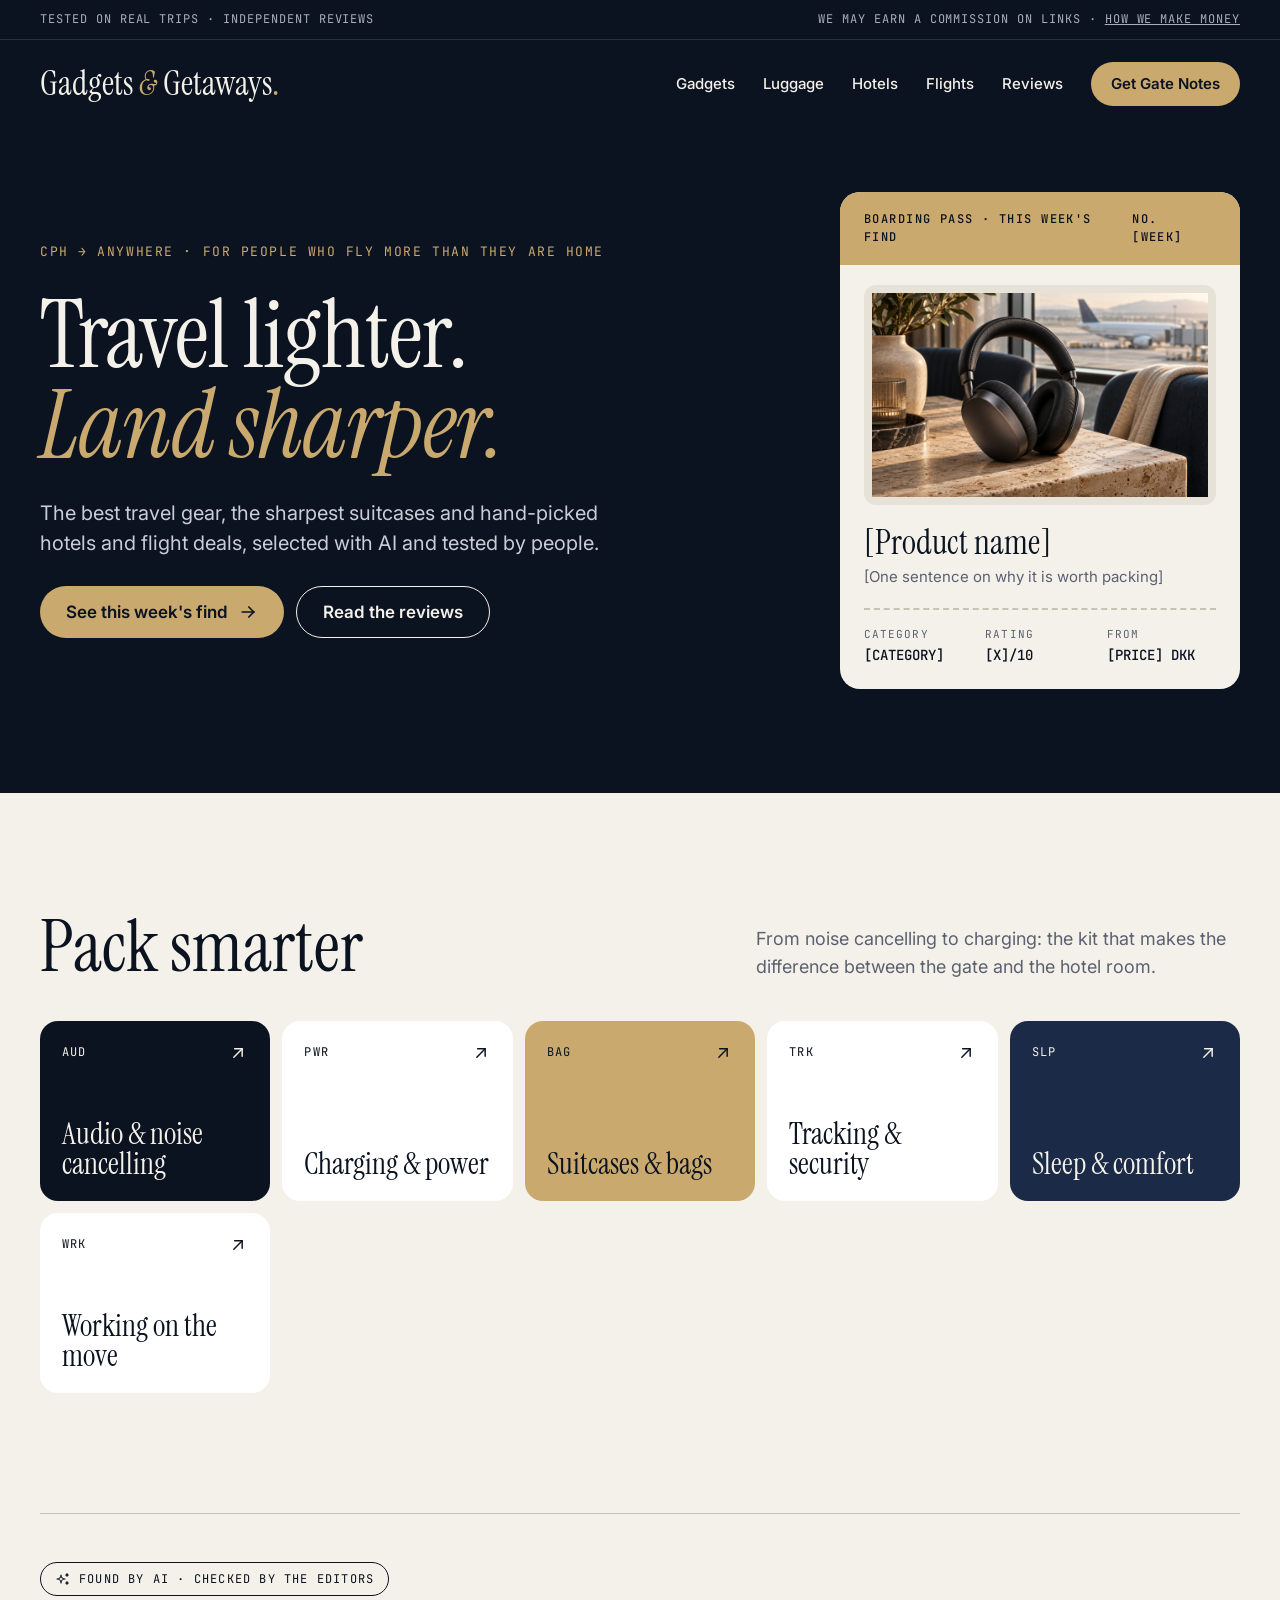
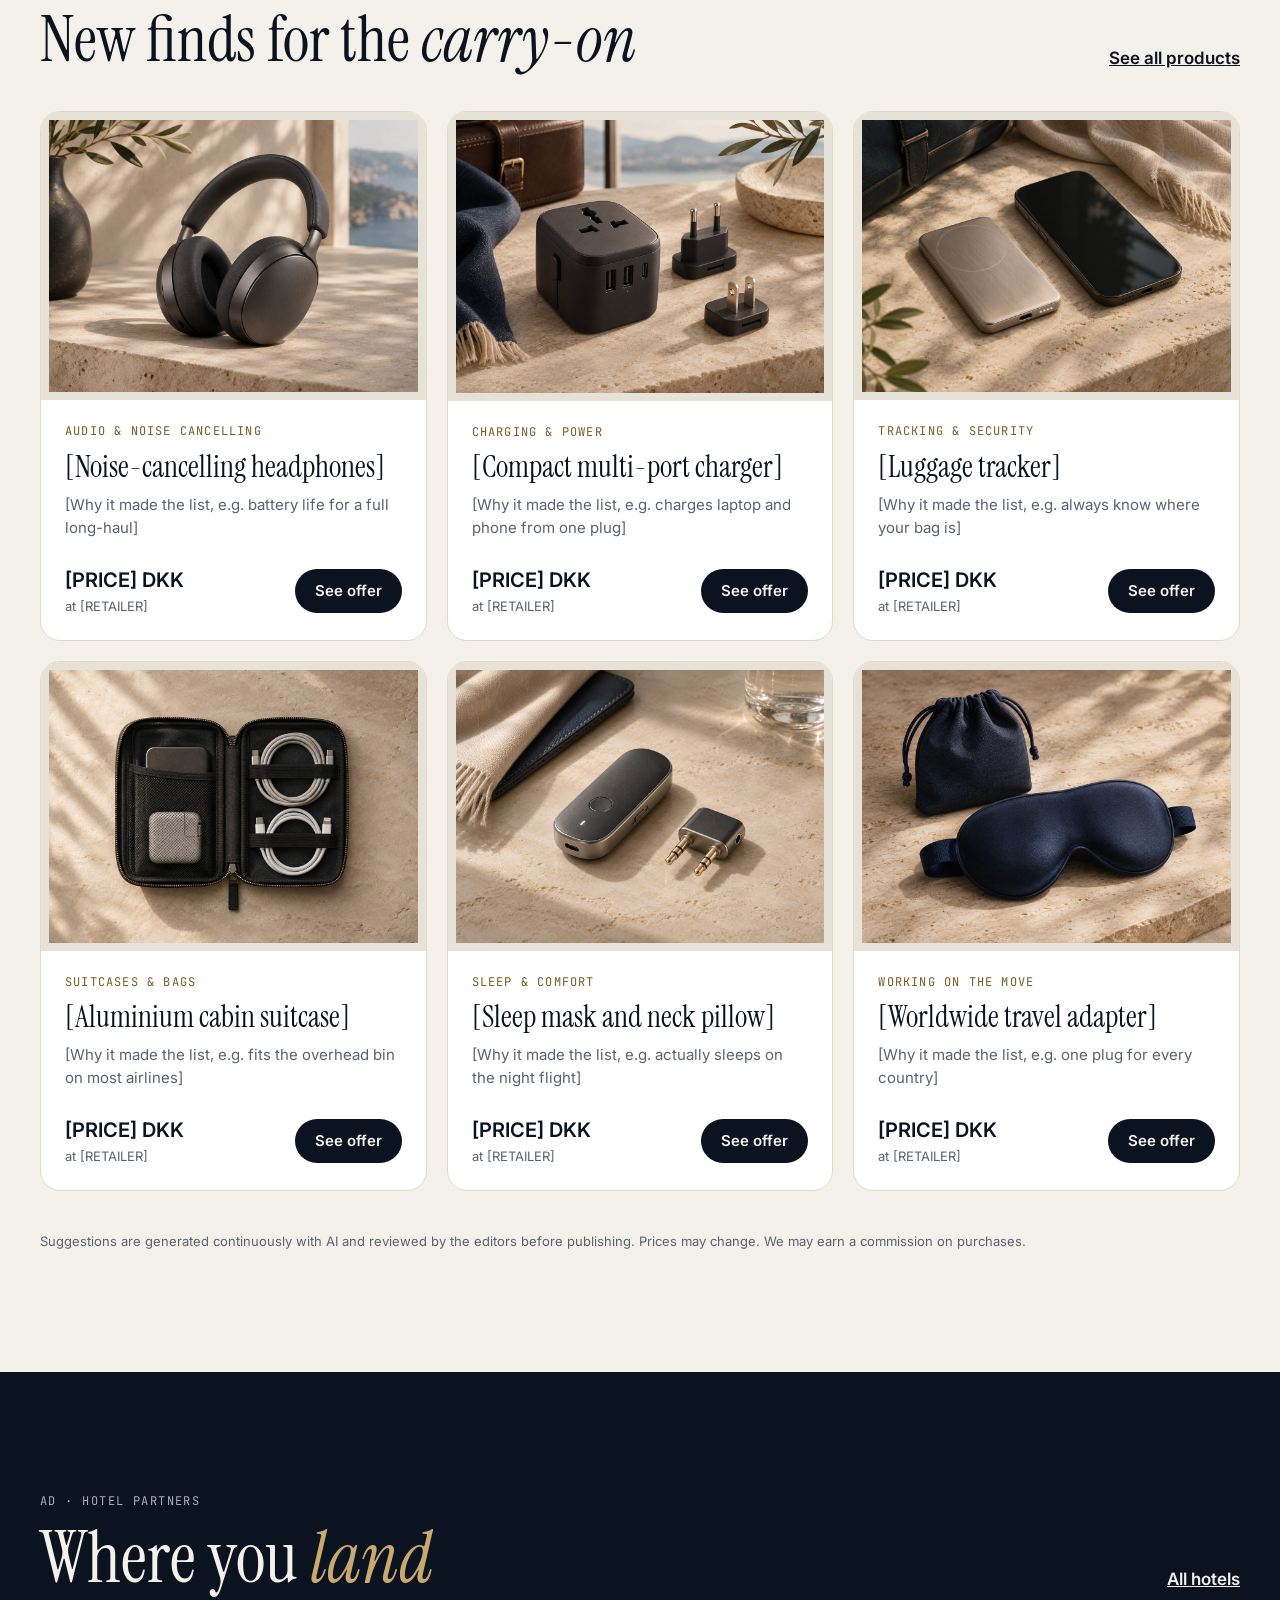
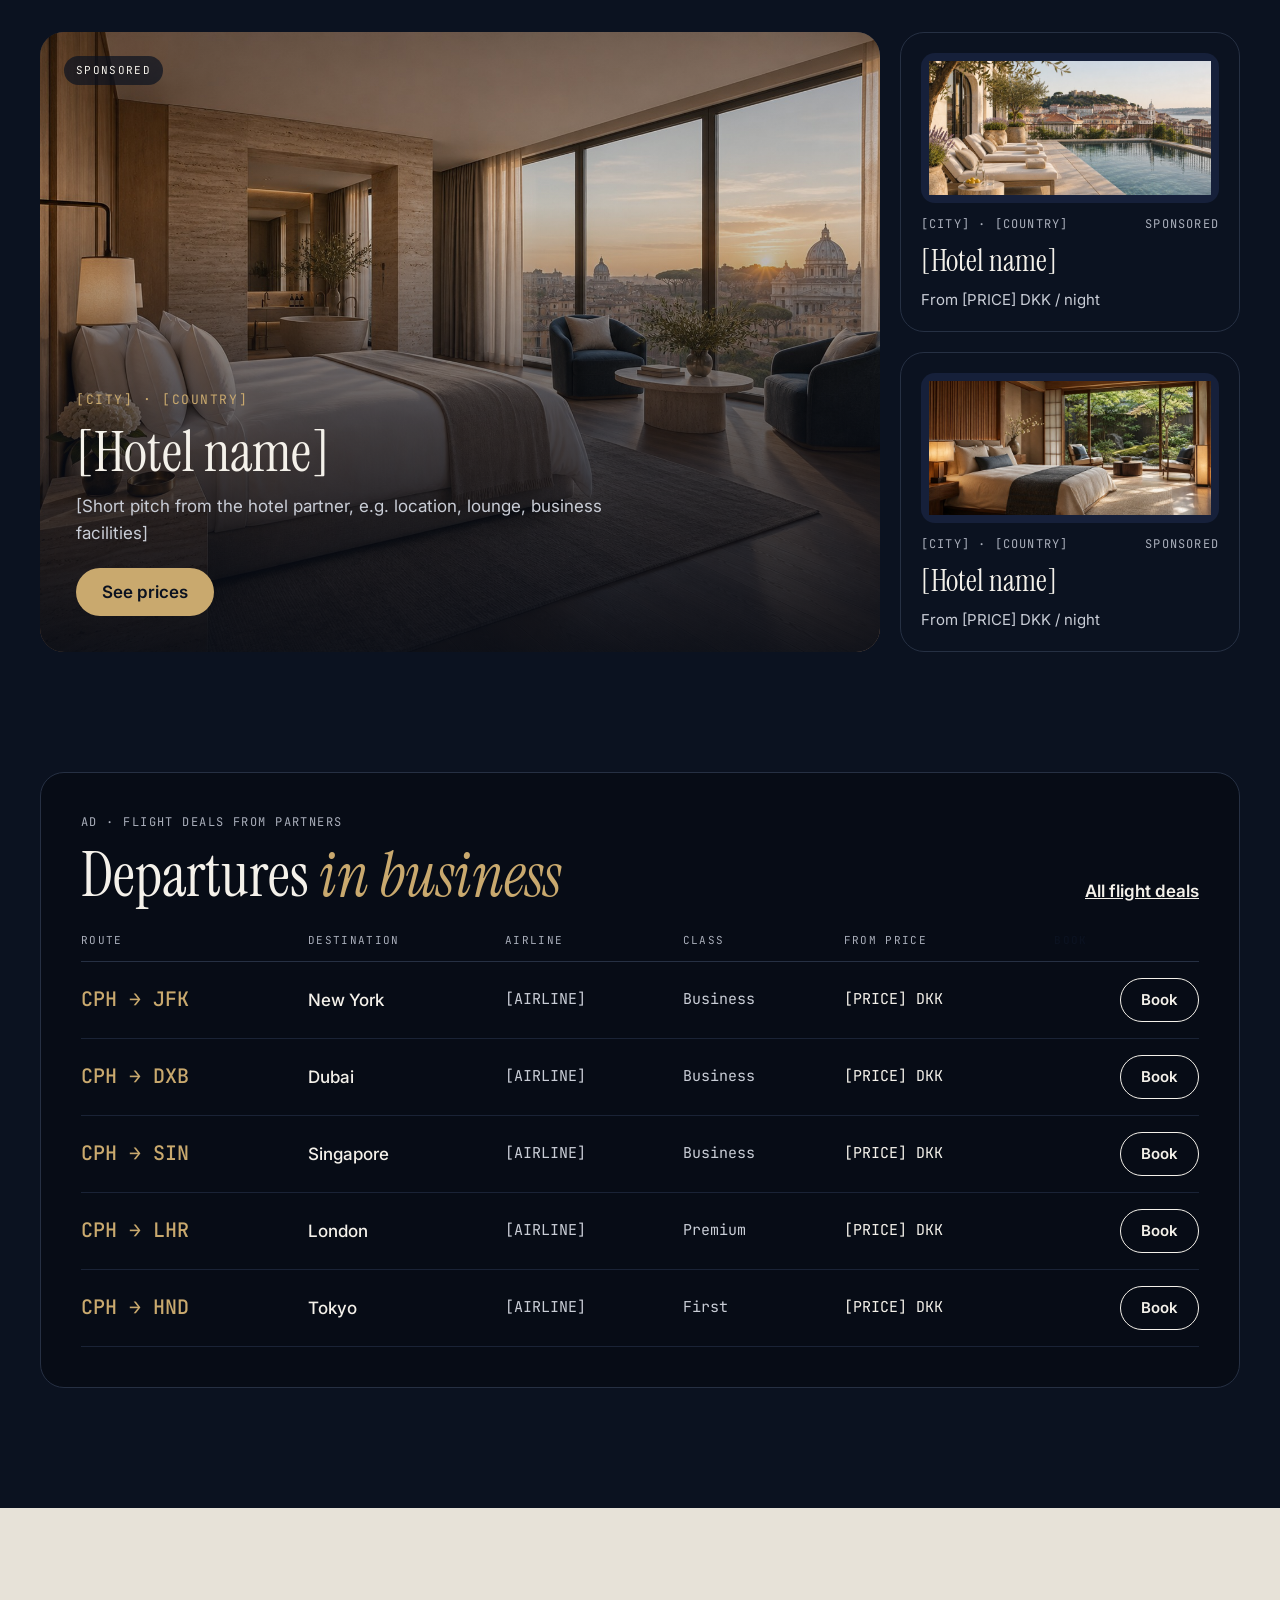
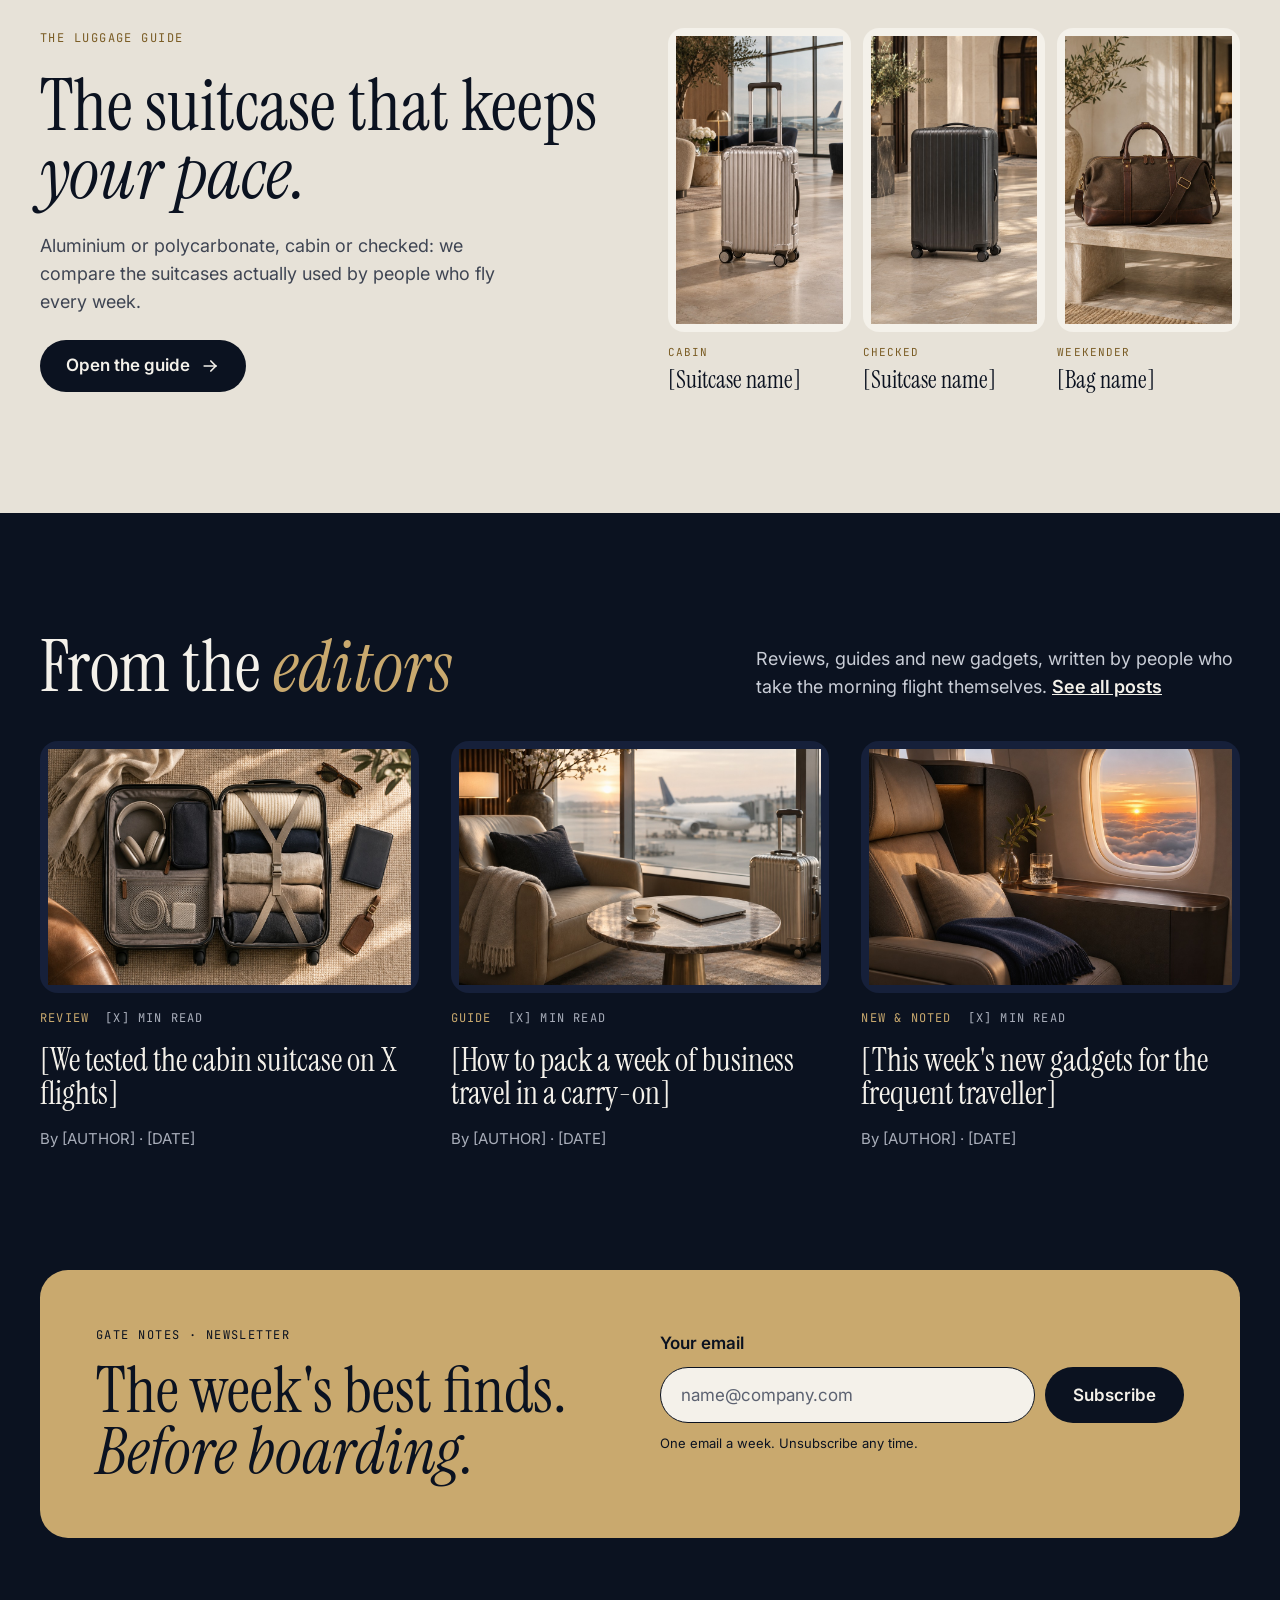
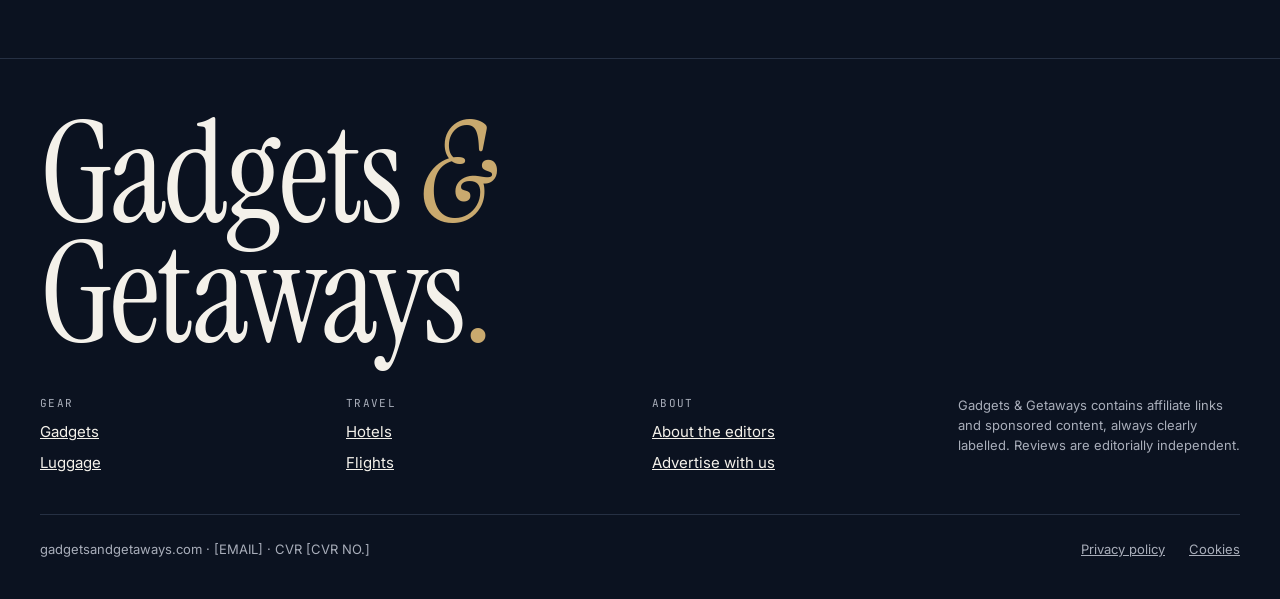
<file: index.html>
<!doctype html>
<html lang="en">
<head>
<meta charset="utf-8">
<meta name="viewport" content="width=device-width, initial-scale=1">
<title>Gadgets &amp; Getaways | Travel gadgets, luggage, hotels and flights</title>
<meta name="description" content="The best travel gear, sharpest suitcases and hand-picked hotels and flight deals for frequent flyers. Picked with AI, tested by people.">
<link rel="canonical" href="https://gadgetsandgetaways.com/">
<meta property="og:title" content="Gadgets &amp; Getaways">
<meta property="og:description" content="Travel lighter. Land sharper. Gear, luggage, hotels and flights, picked with AI and tested by people.">
<meta property="og:image" content="https://gadgetsandgetaways.com/images/og-image.jpg">
<meta property="og:type" content="website">
<meta name="theme-color" content="#0B1220">
<link rel="preconnect" href="https://fonts.googleapis.com">
<link rel="preconnect" href="https://fonts.gstatic.com" crossorigin>
<link href="https://fonts.googleapis.com/css2?family=Instrument+Serif:ital@0;1&amp;family=Inter:wght@400;500;600&amp;family=JetBrains+Mono:wght@400;500&amp;display=swap" rel="stylesheet">
<link rel="icon" href="/favicon.svg" type="image/svg+xml">
<link rel="stylesheet" href="/style.css">
</head>
<body>
<a class="skip" href="#main">Skip to content</a>

<div class="topbar">
<div class="wrap">
<span>Tested on real trips · Independent reviews</span>
<span>We may earn a commission on links · <a href="/about.html#money">How we make money</a></span>
</div>
</div>

<header class="wrap head">
<a class="logo" href="/">Gadgets <em>&amp;</em> Getaways<span class="dot">.</span></a>
<nav class="nav" aria-label="Main menu">
<a href="/gear">Gadgets</a>
<a href="/#kufferter">Luggage</a>
<a href="/#hoteller">Hotels</a>
<a href="/#fly">Flights</a>
<a href="/blog">Reviews</a>
<a class="knap" href="/#nyhedsbrev">Get Gate Notes</a>
</nav>
</header>

<main id="main">

<!-- HERO -->
<section class="hero" id="top">
<div class="wrap">
<div class="hero-tekst">
<p class="mono acc" style="margin:0;font-size:13px">CPH → Anywhere · For people who fly more than they are home</p>
<h1>Travel lighter.<br><em>Land sharper.</em></h1>
<p class="hero-lead">The best travel gear, the sharpest suitcases and hand-picked hotels and flight deals, selected with AI and tested by people.</p>
<div class="knapper">
<a class="knap" href="/#gadgets">See this week's find
<svg class="ikon" aria-hidden="true" viewBox="0 0 24 24" fill="none" stroke="currentColor" stroke-width="2" stroke-linecap="round" stroke-linejoin="round"><path d="M5 12h14"/><path d="M13 18l6 -6"/><path d="M13 6l6 6"/></svg></a>
<a class="knap-ud" href="/blog">Read the reviews</a>
</div>
</div>

<a class="pass" href="/#gadgets">
<div class="pass-top"><span>Boarding pass · This week's find</span><span>No. [WEEK]</span></div>
<div class="billede" role="img" aria-label="Image placeholder for product photo">[ugens-fund.jpg · 1600 × 1000]</div>
<div class="pass-navn"><strong>[Product name]</strong><span>[One sentence on why it is worth packing]</span></div>
<div class="pass-streg"></div>
<div class="pass-felter">
<span><small>Category</small><b>[CATEGORY]</b></span>
<span><small>Rating</small><b>[X]/10</b></span>
<span><small>From</small><b>[PRICE] DKK</b></span>
</div>
</a>
</div>
</section>

<!-- KATEGORIER + AI-FORSLAG -->
<section class="lys sek" id="gadgets">
<div class="wrap">
<div class="sek-hoved">
<h2 class="stor">Pack smarter</h2>
<p>From noise cancelling to charging: the kit that makes the difference between the gate and the hotel room.</p>
</div>
<div class="kat-net" style="margin-top:40px">
<a class="kat k-midnight" href="/gear?category=AUD"><span class="kode mono">AUD<svg class="ikon" aria-hidden="true" viewBox="0 0 24 24" fill="none" stroke="currentColor" stroke-width="1.75" stroke-linecap="round" stroke-linejoin="round"><path d="M17 7l-10 10"/><path d="M8 7l9 0l0 9"/></svg></span><strong>Audio &amp; noise cancelling</strong></a>
<a class="kat k-hvid" href="/gear?category=PWR"><span class="kode mono">PWR<svg class="ikon" aria-hidden="true" viewBox="0 0 24 24" fill="none" stroke="currentColor" stroke-width="1.75" stroke-linecap="round" stroke-linejoin="round"><path d="M17 7l-10 10"/><path d="M8 7l9 0l0 9"/></svg></span><strong>Charging &amp; power</strong></a>
<a class="kat k-accent" href="/gear?category=BAG"><span class="kode mono">BAG<svg class="ikon" aria-hidden="true" viewBox="0 0 24 24" fill="none" stroke="currentColor" stroke-width="1.75" stroke-linecap="round" stroke-linejoin="round"><path d="M17 7l-10 10"/><path d="M8 7l9 0l0 9"/></svg></span><strong>Suitcases &amp; bags</strong></a>
<a class="kat k-hvid" href="/gear?category=TRK"><span class="kode mono">TRK<svg class="ikon" aria-hidden="true" viewBox="0 0 24 24" fill="none" stroke="currentColor" stroke-width="1.75" stroke-linecap="round" stroke-linejoin="round"><path d="M17 7l-10 10"/><path d="M8 7l9 0l0 9"/></svg></span><strong>Tracking &amp; security</strong></a>
<a class="kat k-second" href="/gear?category=SLP"><span class="kode mono">SLP<svg class="ikon" aria-hidden="true" viewBox="0 0 24 24" fill="none" stroke="currentColor" stroke-width="1.75" stroke-linecap="round" stroke-linejoin="round"><path d="M17 7l-10 10"/><path d="M8 7l9 0l0 9"/></svg></span><strong>Sleep &amp; comfort</strong></a>
<a class="kat k-hvid" href="/gear?category=WRK"><span class="kode mono">WRK<svg class="ikon" aria-hidden="true" viewBox="0 0 24 24" fill="none" stroke="currentColor" stroke-width="1.75" stroke-linecap="round" stroke-linejoin="round"><path d="M17 7l-10 10"/><path d="M8 7l9 0l0 9"/></svg></span><strong>Working on the move</strong></a>
</div>

<div class="ai-hoved">
<div class="sek-hoved">
<div>
<span class="maerke ai"><svg class="ikon" style="width:16px;height:16px" aria-hidden="true" viewBox="0 0 24 24" fill="none" stroke="currentColor" stroke-width="1.75" stroke-linecap="round" stroke-linejoin="round"><path d="M16 18a2 2 0 0 1 2 2a2 2 0 0 1 2 -2a2 2 0 0 1 -2 -2a2 2 0 0 1 -2 2zm0 -12a2 2 0 0 1 2 2a2 2 0 0 1 2 -2a2 2 0 0 1 -2 -2a2 2 0 0 1 -2 2zm-7 12a6 6 0 0 1 6 -6a6 6 0 0 1 -6 -6a6 6 0 0 1 -6 6a6 6 0 0 1 6 6z"/></svg>Found by AI · checked by the editors</span>
<h2 class="mellem">New finds for the <em>carry-on</em></h2>
</div>
<a href="/gear" style="font-weight:600">See all products</a>
</div>
</div>

<div class="produkter" style="margin-top:40px" data-produkter>
<article class="produkt"><div class="billede" role="img" aria-label="Image placeholder for product photo">[produkt-01.jpg · 1200 × 900]</div><div class="produkt-krop"><span class="produkt-kat">Audio &amp; noise cancelling</span><h3>[Noise-cancelling headphones]</h3><p>[Why it made the list, e.g. battery life for a full long-haul]</p><div class="produkt-fod"><span class="pris"><strong>[PRICE] DKK</strong><span>at [RETAILER]</span></span><a class="knap-moerk knap-lille" href="/#gadgets">See offer</a></div></div></article>
<article class="produkt"><div class="billede" role="img" aria-label="Image placeholder for product photo">[produkt-02.jpg · 1200 × 900]</div><div class="produkt-krop"><span class="produkt-kat">Charging &amp; power</span><h3>[Compact multi-port charger]</h3><p>[Why it made the list, e.g. charges laptop and phone from one plug]</p><div class="produkt-fod"><span class="pris"><strong>[PRICE] DKK</strong><span>at [RETAILER]</span></span><a class="knap-moerk knap-lille" href="/#gadgets">See offer</a></div></div></article>
<article class="produkt"><div class="billede" role="img" aria-label="Image placeholder for product photo">[produkt-03.jpg · 1200 × 900]</div><div class="produkt-krop"><span class="produkt-kat">Tracking &amp; security</span><h3>[Luggage tracker]</h3><p>[Why it made the list, e.g. always know where your bag is]</p><div class="produkt-fod"><span class="pris"><strong>[PRICE] DKK</strong><span>at [RETAILER]</span></span><a class="knap-moerk knap-lille" href="/#gadgets">See offer</a></div></div></article>
<article class="produkt"><div class="billede" role="img" aria-label="Image placeholder for product photo">[produkt-04.jpg · 1200 × 900]</div><div class="produkt-krop"><span class="produkt-kat">Suitcases &amp; bags</span><h3>[Aluminium cabin suitcase]</h3><p>[Why it made the list, e.g. fits the overhead bin on most airlines]</p><div class="produkt-fod"><span class="pris"><strong>[PRICE] DKK</strong><span>at [RETAILER]</span></span><a class="knap-moerk knap-lille" href="/#gadgets">See offer</a></div></div></article>
<article class="produkt"><div class="billede" role="img" aria-label="Image placeholder for product photo">[produkt-05.jpg · 1200 × 900]</div><div class="produkt-krop"><span class="produkt-kat">Sleep &amp; comfort</span><h3>[Sleep mask and neck pillow]</h3><p>[Why it made the list, e.g. actually sleeps on the night flight]</p><div class="produkt-fod"><span class="pris"><strong>[PRICE] DKK</strong><span>at [RETAILER]</span></span><a class="knap-moerk knap-lille" href="/#gadgets">See offer</a></div></div></article>
<article class="produkt"><div class="billede" role="img" aria-label="Image placeholder for product photo">[produkt-06.jpg · 1200 × 900]</div><div class="produkt-krop"><span class="produkt-kat">Working on the move</span><h3>[Worldwide travel adapter]</h3><p>[Why it made the list, e.g. one plug for every country]</p><div class="produkt-fod"><span class="pris"><strong>[PRICE] DKK</strong><span>at [RETAILER]</span></span><a class="knap-moerk knap-lille" href="/#gadgets">See offer</a></div></div></article>
</div>
<p class="mindre" style="margin-top:40px">Suggestions are generated continuously with AI and reviewed by the editors before publishing. Prices may change. We may earn a commission on purchases.</p>
</div>
</section>

<!-- HOTELLER (sponsoreret) -->
<section class="sek moerk" id="hoteller">
<div class="wrap">
<div class="sek-hoved">
<div>
<span class="over">Ad · Hotel partners</span>
<h2 class="stor">Where you <em class="acc">land</em></h2>
</div>
<a href="/#hoteller" style="font-weight:600">All hotels</a>
</div>
<div class="hotel-net">
<a class="hotel-stor" href="/#hoteller">
<span class="maerke">Sponsored</span>
<img class="bg" src="/images/hotel-hero.jpg" alt="" width="1600" height="1100" loading="lazy">
<span class="sted">[CITY] · [COUNTRY]</span>
<span class="navn">[Hotel name]</span>
<span class="pitch">[Short pitch from the hotel partner, e.g. location, lounge, business facilities]</span>
<span class="knap">See prices</span>
</a>
<div class="hotel-smaa">
<a class="hotel-lille" href="/#hoteller"><div class="billede moerk" role="img" aria-label="Image placeholder for hotel photo">[hotel-02.jpg · 800 × 500]</div><span class="linje"><span>[CITY] · [COUNTRY]</span><span>Sponsored</span></span><strong>[Hotel name]</strong><span class="pris-l">From [PRICE] DKK / night</span></a>
<a class="hotel-lille" href="/#hoteller"><div class="billede moerk" role="img" aria-label="Image placeholder for hotel photo">[hotel-03.jpg · 800 × 500]</div><span class="linje"><span>[CITY] · [COUNTRY]</span><span>Sponsored</span></span><strong>[Hotel name]</strong><span class="pris-l">From [PRICE] DKK / night</span></a>
</div>
</div>
</div>
</section>

<!-- FLYDEALS -->
<section class="moerk" id="fly" style="padding-bottom:var(--section-y)">
<div class="wrap">
<div class="tavle">
<div class="sek-hoved">
<div>
<span class="over">Ad · Flight deals from partners</span>
<h2>Departures <em>in business</em></h2>
</div>
<a href="/#fly" style="font-weight:600">All flight deals</a>
</div>
<div class="tavle-scroll">
<table class="tavle-tabel">
<caption class="skip" style="position:absolute">Flight deals from partners. Advertisement.</caption>
<thead><tr><th scope="col">Route</th><th scope="col">Destination</th><th scope="col">Airline</th><th scope="col">Class</th><th scope="col">From price</th><th scope="col"><span class="skip" style="position:static;display:inline;padding:0;background:none">Book</span></th></tr></thead>
<tbody>
<tr><td class="rute">CPH → JFK</td><td class="dest">New York</td><td class="dim">[AIRLINE]</td><td class="dim">Business</td><td>[PRICE] DKK</td><td><a class="knap-ud knap-lille" href="/#fly" style="font-family:var(--font-body)">Book</a></td></tr>
<tr><td class="rute">CPH → DXB</td><td class="dest">Dubai</td><td class="dim">[AIRLINE]</td><td class="dim">Business</td><td>[PRICE] DKK</td><td><a class="knap-ud knap-lille" href="/#fly" style="font-family:var(--font-body)">Book</a></td></tr>
<tr><td class="rute">CPH → SIN</td><td class="dest">Singapore</td><td class="dim">[AIRLINE]</td><td class="dim">Business</td><td>[PRICE] DKK</td><td><a class="knap-ud knap-lille" href="/#fly" style="font-family:var(--font-body)">Book</a></td></tr>
<tr><td class="rute">CPH → LHR</td><td class="dest">London</td><td class="dim">[AIRLINE]</td><td class="dim">Premium</td><td>[PRICE] DKK</td><td><a class="knap-ud knap-lille" href="/#fly" style="font-family:var(--font-body)">Book</a></td></tr>
<tr><td class="rute">CPH → HND</td><td class="dest">Tokyo</td><td class="dim">[AIRLINE]</td><td class="dim">First</td><td>[PRICE] DKK</td><td><a class="knap-ud knap-lille" href="/#fly" style="font-family:var(--font-body)">Book</a></td></tr>
</tbody>
</table>
</div>
</div>
</div>
</section>

<!-- KUFFERTER -->
<section class="sten sek" id="kufferter">
<div class="wrap kuffert-net">
<div class="kuffert-tekst">
<span class="over" style="margin:0">The luggage guide</span>
<h2 class="stor">The suitcase that keeps <em>your pace.</em></h2>
<p>Aluminium or polycarbonate, cabin or checked: we compare the suitcases actually used by people who fly every week.</p>
<a class="knap-moerk" href="/#kufferter">Open the guide
<svg class="ikon" aria-hidden="true" viewBox="0 0 24 24" fill="none" stroke="currentColor" stroke-width="2" stroke-linecap="round" stroke-linejoin="round"><path d="M5 12h14"/><path d="M13 18l6 -6"/><path d="M13 6l6 6"/></svg></a>
</div>
<div class="kufferter">
<a class="kuffert" href="/#kufferter"><div class="billede" role="img" aria-label="Image placeholder for suitcase photo">[kuffert-01.jpg · 600 × 1000]</div><span class="type">Cabin</span><strong>[Suitcase name]</strong></a>
<a class="kuffert" href="/#kufferter"><div class="billede" role="img" aria-label="Image placeholder for suitcase photo">[kuffert-02.jpg · 600 × 1000]</div><span class="type">Checked</span><strong>[Suitcase name]</strong></a>
<a class="kuffert" href="/#kufferter"><div class="billede" role="img" aria-label="Image placeholder for bag photo">[kuffert-03.jpg · 600 × 1000]</div><span class="type">Weekender</span><strong>[Bag name]</strong></a>
</div>
</div>
</section>

<!-- BLOG -->
<section class="sek moerk" id="blog">
<div class="wrap">
<div class="sek-hoved">
<h2 class="stor">From the <em class="acc">editors</em></h2>
<p>Reviews, guides and new gadgets, written by people who take the morning flight themselves. <a class="alle-link" href="/blog">See all posts</a></p>
</div>
<div class="indlaeg-net" data-seneste>
<a class="indlaeg" href="/blog"><div class="billede moerk" role="img" aria-label="Image placeholder for article photo">[blog-01.jpg · 1200 × 800]</div><span class="meta"><span class="art">Review</span><span class="tid">[X] min read</span></span><strong>[We tested the cabin suitcase on X flights]</strong><span class="af">By [AUTHOR] · [DATE]</span></a>
<a class="indlaeg" href="/blog"><div class="billede moerk" role="img" aria-label="Image placeholder for article photo">[blog-02.jpg · 1200 × 800]</div><span class="meta"><span class="art">Guide</span><span class="tid">[X] min read</span></span><strong>[How to pack a week of business travel in a carry-on]</strong><span class="af">By [AUTHOR] · [DATE]</span></a>
<a class="indlaeg" href="/blog"><div class="billede moerk" role="img" aria-label="Image placeholder for article photo">[blog-03.jpg · 1200 × 800]</div><span class="meta"><span class="art">New &amp; noted</span><span class="tid">[X] min read</span></span><strong>[This week's new gadgets for the frequent traveller]</strong><span class="af">By [AUTHOR] · [DATE]</span></a>
</div>
</div>
</section>

<!-- NYHEDSBREV -->
<section class="moerk" id="nyhedsbrev" style="padding-bottom:var(--section-y)">
<div class="wrap">
<form class="nyhedsbrev" data-nyhedsbrev novalidate>
<div class="kolonne">
<span class="over mono">Gate Notes · newsletter</span>
<h2 class="mellem">The week's best finds. <em>Before boarding.</em></h2>
</div>
<div class="kolonne" style="gap:10px">
<label for="mail">Your email</label>
<div class="felt-raekke">
<input class="felt" id="mail" name="mail" type="email" placeholder="name@company.com" autocomplete="email" required>
<button class="knap-moerk" type="submit">Subscribe</button>
</div>
<span class="smaat" style="font-size:13px">One email a week. Unsubscribe any time.</span>
<span class="status" role="status" aria-live="polite"></span>
</div>
</form>
</div>
</section>

</main>

<footer class="fod" id="om">
<div class="wrap">
<p class="fod-maerke">Gadgets <em>&amp;</em><br>Getaways<span class="dot">.</span></p>
<div class="fod-net">
<div><span class="over mono">Gear</span><a href="/gear">Gadgets</a><a href="/#kufferter">Luggage</a></div>
<div><span class="over mono">Travel</span><a href="/#hoteller">Hotels</a><a href="/#fly">Flights</a></div>
<div><span class="over mono">About</span><a href="/about.html">About the editors</a><a href="/advertise.html">Advertise with us</a></div>
<p>Gadgets &amp; Getaways contains affiliate links and sponsored content, always clearly labelled. Reviews are editorially independent.</p>
</div>
<div class="fod-bund">
<span>gadgetsandgetaways.com · [EMAIL] · CVR [CVR NO.]</span>
<nav aria-label="Legal"><a href="/about.html#privacy">Privacy policy</a><a href="/about.html#cookies">Cookies</a></nav>
</div>
</div>
</footer>

<script src="/app.js"></script>
<script src="/blog.js"></script>
<script src="/produkter.js"></script>
</body>
</html>
</file>
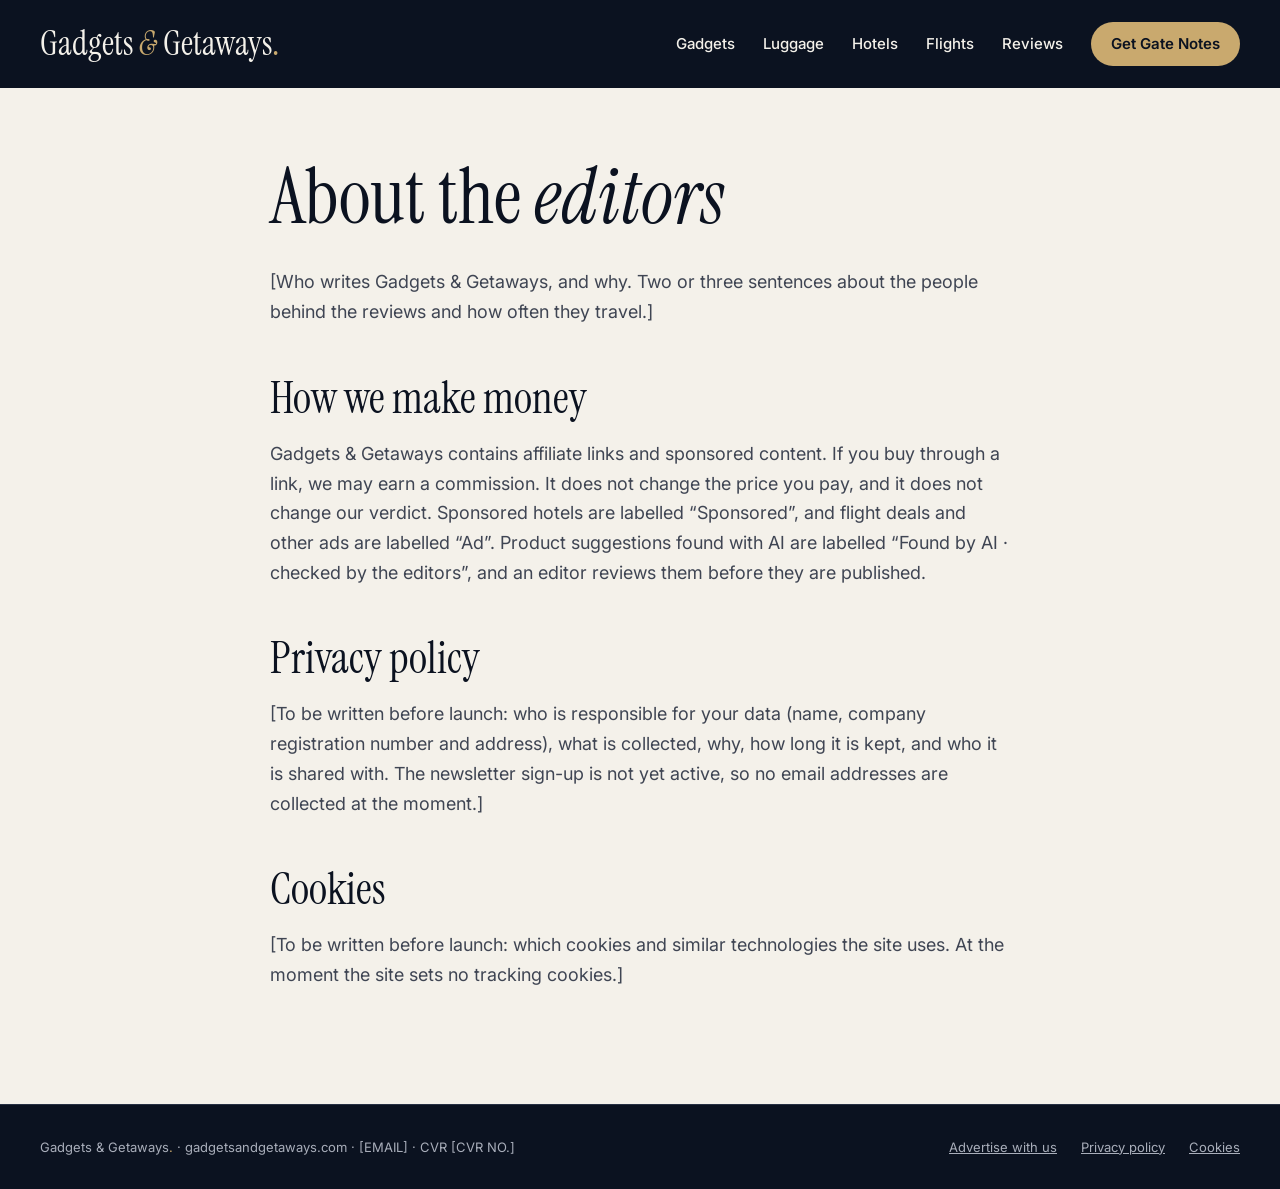
<file: about.html>
<!doctype html>
<html lang="en">
<head>
<meta charset="utf-8">
<meta name="viewport" content="width=device-width, initial-scale=1">
<title>About, ads and privacy | Gadgets &amp; Getaways</title>
<meta name="description" content="Who writes Gadgets &amp; Getaways, how we make money, and how we handle your data.">
<link rel="canonical" href="https://gadgetsandgetaways.com/about.html">
<meta name="theme-color" content="#0B1220">
<link rel="preconnect" href="https://fonts.googleapis.com">
<link rel="preconnect" href="https://fonts.gstatic.com" crossorigin>
<link href="https://fonts.googleapis.com/css2?family=Instrument+Serif:ital@0;1&amp;family=Inter:wght@400;500;600&amp;family=JetBrains+Mono:wght@400;500&amp;display=swap" rel="stylesheet">
<link rel="icon" href="/favicon.svg" type="image/svg+xml">
<link rel="stylesheet" href="/style.css">
</head>
<body>
<a class="skip" href="#main">Skip to content</a>
<header class="wrap head">
<a class="logo" href="/">Gadgets <em>&amp;</em> Getaways<span class="dot">.</span></a>
<nav class="nav" aria-label="Main menu">
<a href="/gear">Gadgets</a>
<a href="/#kufferter">Luggage</a>
<a href="/#hoteller">Hotels</a>
<a href="/#fly">Flights</a>
<a href="/blog">Reviews</a>
<a class="knap" href="/#nyhedsbrev">Get Gate Notes</a>
</nav>
</header>

<main id="main">
<div class="lys">
<div class="wrap tekstside">
<h1>About the <em>editors</em></h1>
<p>[Who writes Gadgets &amp; Getaways, and why. Two or three sentences about the people behind the reviews and how often they travel.]</p>

<h2 id="money">How we make money</h2>
<p>Gadgets &amp; Getaways contains affiliate links and sponsored content. If you buy through a link, we may earn a commission. It does not change the price you pay, and it does not change our verdict. Sponsored hotels are labelled “Sponsored”, and flight deals and other ads are labelled “Ad”. Product suggestions found with AI are labelled “Found by AI · checked by the editors”, and an editor reviews them before they are published.</p>

<h2 id="privacy">Privacy policy</h2>
<p>[To be written before launch: who is responsible for your data (name, company registration number and address), what is collected, why, how long it is kept, and who it is shared with. The newsletter sign-up is not yet active, so no email addresses are collected at the moment.]</p>

<h2 id="cookies">Cookies</h2>
<p>[To be written before launch: which cookies and similar technologies the site uses. At the moment the site sets no tracking cookies.]</p>
</div>
</div>
</main>

<footer class="fod">
<div class="wrap" style="padding-top:32px;padding-bottom:32px">
<div class="fod-bund" style="border:0;padding:0">
<span>Gadgets &amp; Getaways<span class="acc">.</span> · gadgetsandgetaways.com · [EMAIL] · CVR [CVR NO.]</span>
<nav aria-label="Legal"><a href="/advertise.html">Advertise with us</a><a href="/about.html#privacy">Privacy policy</a><a href="/about.html#cookies">Cookies</a></nav>
</div>
</div>
</footer>
<script src="/app.js"></script>
</body>
</html>
</file>
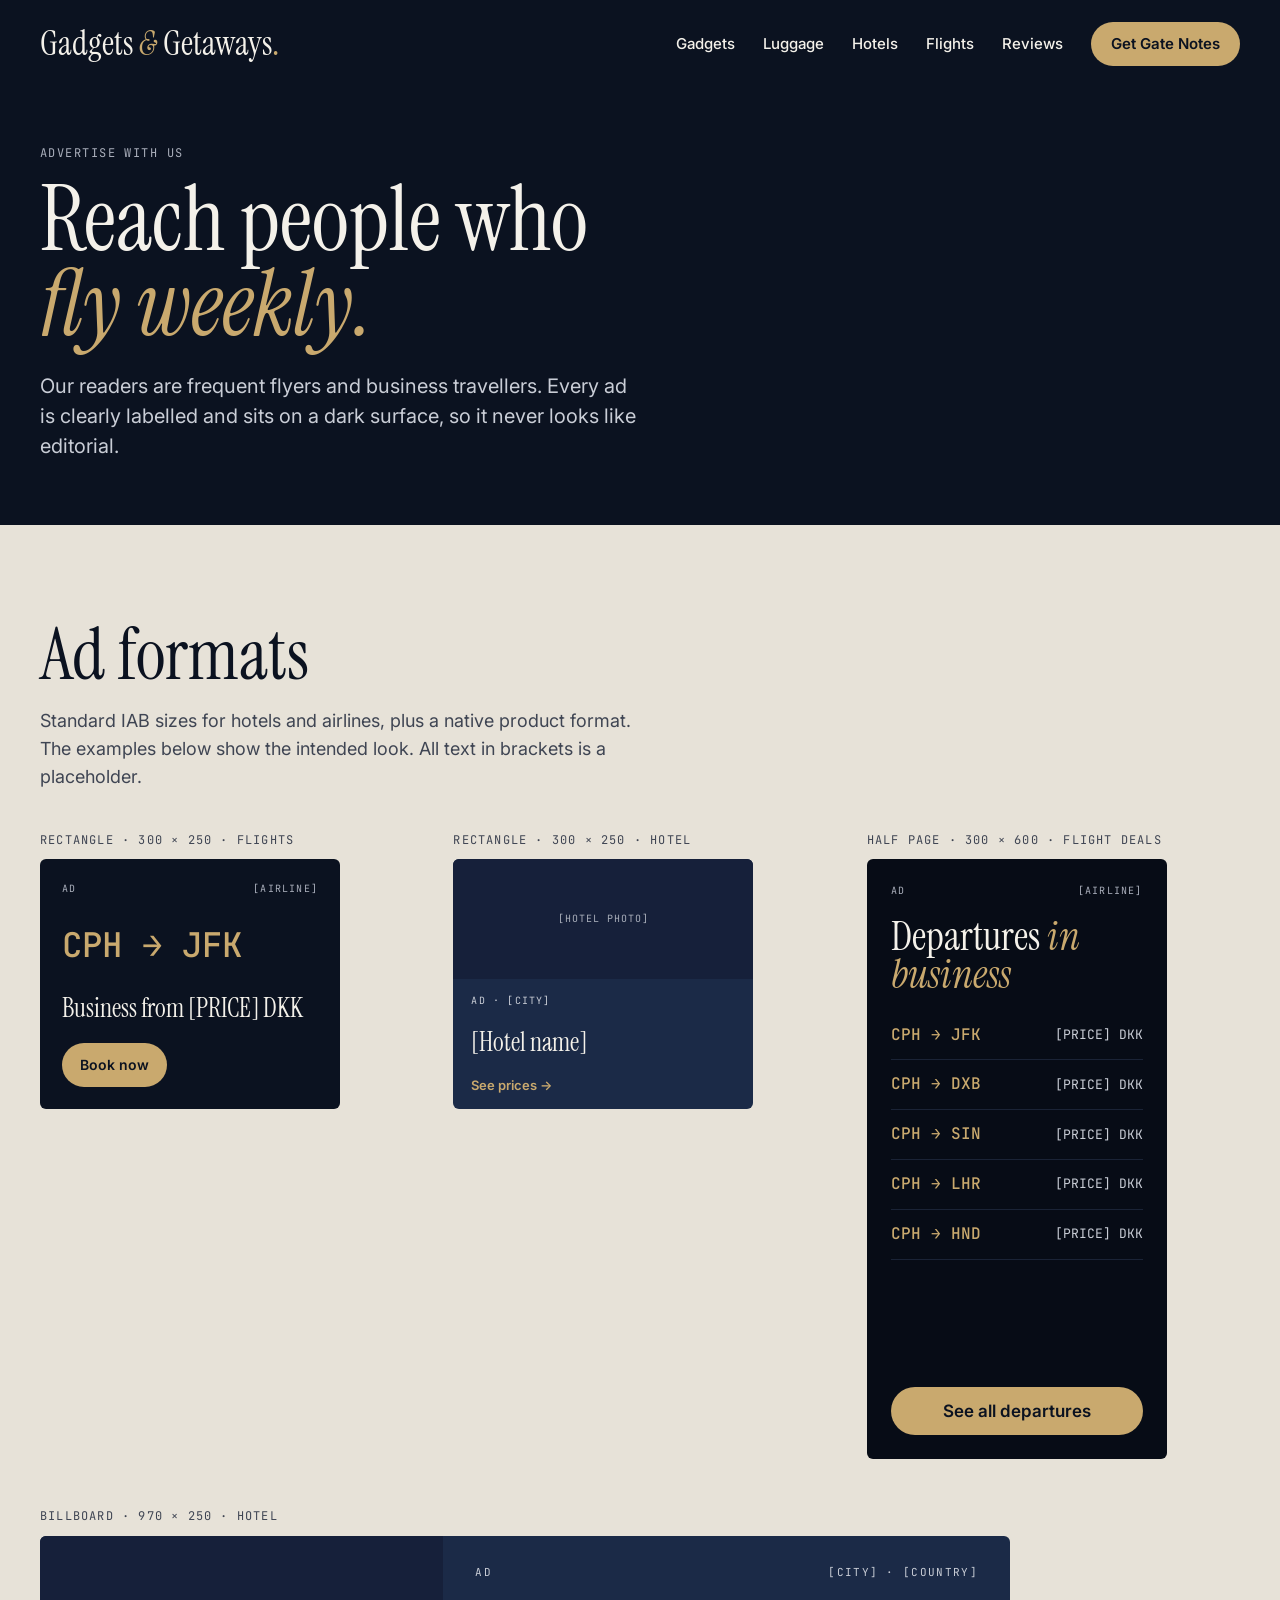
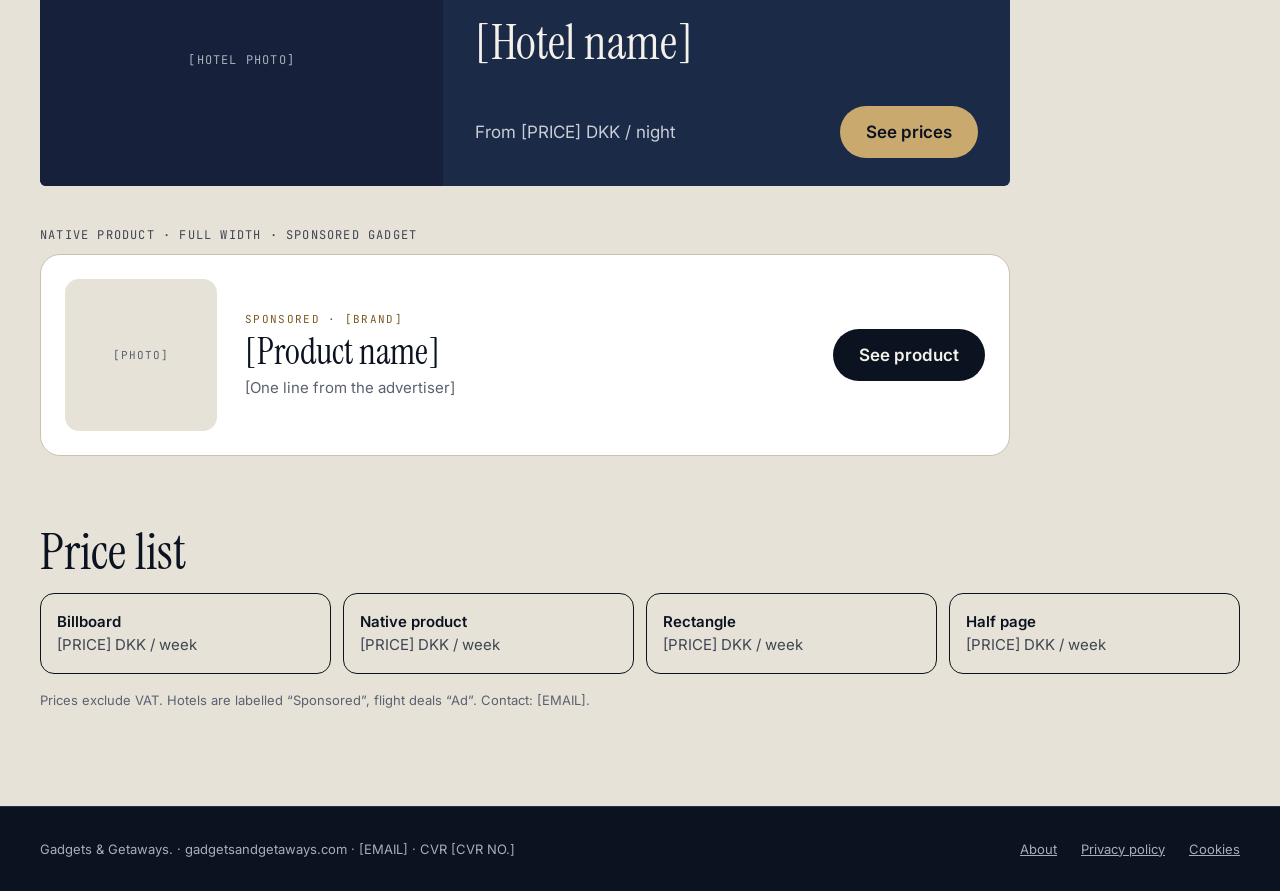
<file: advertise.html>
<!doctype html>
<html lang="en">
<head>
<meta charset="utf-8">
<meta name="viewport" content="width=device-width, initial-scale=1">
<title>Advertise with us | Gadgets &amp; Getaways</title>
<meta name="description" content="Reach frequent flyers and business travellers. Ad formats and prices for hotels, airlines and travel brands.">
<link rel="canonical" href="https://gadgetsandgetaways.com/advertise.html">
<meta name="theme-color" content="#0B1220">
<link rel="preconnect" href="https://fonts.googleapis.com">
<link rel="preconnect" href="https://fonts.gstatic.com" crossorigin>
<link href="https://fonts.googleapis.com/css2?family=Instrument+Serif:ital@0;1&amp;family=Inter:wght@400;500;600&amp;family=JetBrains+Mono:wght@400;500&amp;display=swap" rel="stylesheet">
<link rel="icon" href="/favicon.svg" type="image/svg+xml">
<link rel="stylesheet" href="/style.css">
</head>
<body>
<a class="skip" href="#main">Skip to content</a>
<header class="wrap head">
<a class="logo" href="/">Gadgets <em>&amp;</em> Getaways<span class="dot">.</span></a>
<nav class="nav" aria-label="Main menu">
<a href="/gear">Gadgets</a>
<a href="/#kufferter">Luggage</a>
<a href="/#hoteller">Hotels</a>
<a href="/#fly">Flights</a>
<a href="/blog">Reviews</a>
<a class="knap" href="/#nyhedsbrev">Get Gate Notes</a>
</nav>
</header>

<main id="main">
<section class="wrap" style="padding-top:56px;padding-bottom:64px">
<span class="over">Advertise with us</span>
<h1 style="font-size:clamp(56px,7vw,104px);line-height:.95;max-width:14ch">Reach people who <em class="acc">fly weekly.</em></h1>
<p class="hero-lead" style="margin-top:24px">Our readers are frequent flyers and business travellers. Every ad is clearly labelled and sits on a dark surface, so it never looks like editorial.</p>
</section>

<section class="sten sek" style="padding:96px 0">
<div class="wrap">
<h2 class="stor">Ad formats</h2>
<p style="max-width:56ch;color:var(--body-light);font-size:18px">Standard IAB sizes for hotels and airlines, plus a native product format. The examples below show the intended look. All text in brackets is a placeholder.</p>

<div class="format-net">
<div class="format"><span class="etik">Rectangle · 300 × 250 · Flights</span>
<div class="eks rektangel"><span class="rl"><span>Ad</span><span>[AIRLINE]</span></span><span class="rute-stor">CPH → JFK</span><span class="linje">Business from [PRICE] DKK</span><span class="knap">Book now</span></div></div>

<div class="format"><span class="etik">Rectangle · 300 × 250 · Hotel</span>
<div class="eks hotel300"><div class="billede moerk" role="img" aria-label="Hotel photo placeholder">[Hotel photo]</div><div class="krop"><span>Ad · [CITY]</span><strong>[Hotel name]</strong><span>See prices →</span></div></div></div>

<div class="format"><span class="etik">Half page · 300 × 600 · Flight deals</span>
<div class="eks halvside"><span class="rl"><span>Ad</span><span>[AIRLINE]</span></span><span class="tit">Departures <em>in business</em></span>
<div class="liste"><span><b>CPH → JFK</b>[PRICE] DKK</span><span><b>CPH → DXB</b>[PRICE] DKK</span><span><b>CPH → SIN</b>[PRICE] DKK</span><span><b>CPH → LHR</b>[PRICE] DKK</span><span><b>CPH → HND</b>[PRICE] DKK</span></div>
<span class="knap">See all departures</span></div></div>
</div>

<div class="format-net" style="grid-template-columns:1fr;margin-top:48px">
<div class="format"><span class="etik">Billboard · 970 × 250 · Hotel</span>
<div class="eks billboard"><div class="billede" role="img" aria-label="Hotel photo placeholder">[Hotel photo]</div><div class="krop"><span class="rl"><span>Ad</span><span>[CITY] · [COUNTRY]</span></span><strong>[Hotel name]</strong><span class="bund"><span>From [PRICE] DKK / night</span><span class="knap">See prices</span></span></div></div></div>

<div class="format"><span class="etik">Native product · full width · Sponsored gadget</span>
<div class="eks native"><div class="billede" role="img" aria-label="Product photo placeholder">[Photo]</div><div class="tekst"><span>Sponsored · [BRAND]</span><strong>[Product name]</strong><span>[One line from the advertiser]</span></div><span class="knap-moerk">See product</span></div></div>
</div>

<h2 class="mellem" style="margin-top:72px;font-size:clamp(36px,4vw,56px)">Price list</h2>
<div class="priser">
<span><b>Billboard</b><small>[PRICE] DKK / week</small></span>
<span><b>Native product</b><small>[PRICE] DKK / week</small></span>
<span><b>Rectangle</b><small>[PRICE] DKK / week</small></span>
<span><b>Half page</b><small>[PRICE] DKK / week</small></span>
</div>
<p class="mindre" style="margin-top:16px">Prices exclude VAT. Hotels are labelled “Sponsored”, flight deals “Ad”. Contact: [EMAIL].</p>
</div>
</section>
</main>

<footer class="fod">
<div class="wrap" style="padding-top:32px;padding-bottom:32px">
<div class="fod-bund" style="border:0;padding:0">
<span>Gadgets &amp; Getaways<span class="acc">.</span> · gadgetsandgetaways.com · [EMAIL] · CVR [CVR NO.]</span>
<nav aria-label="Legal"><a href="/about.html">About</a><a href="/about.html#privacy">Privacy policy</a><a href="/about.html#cookies">Cookies</a></nav>
</div>
</div>
</footer>
<script src="/app.js"></script>
</body>
</html>
</file>
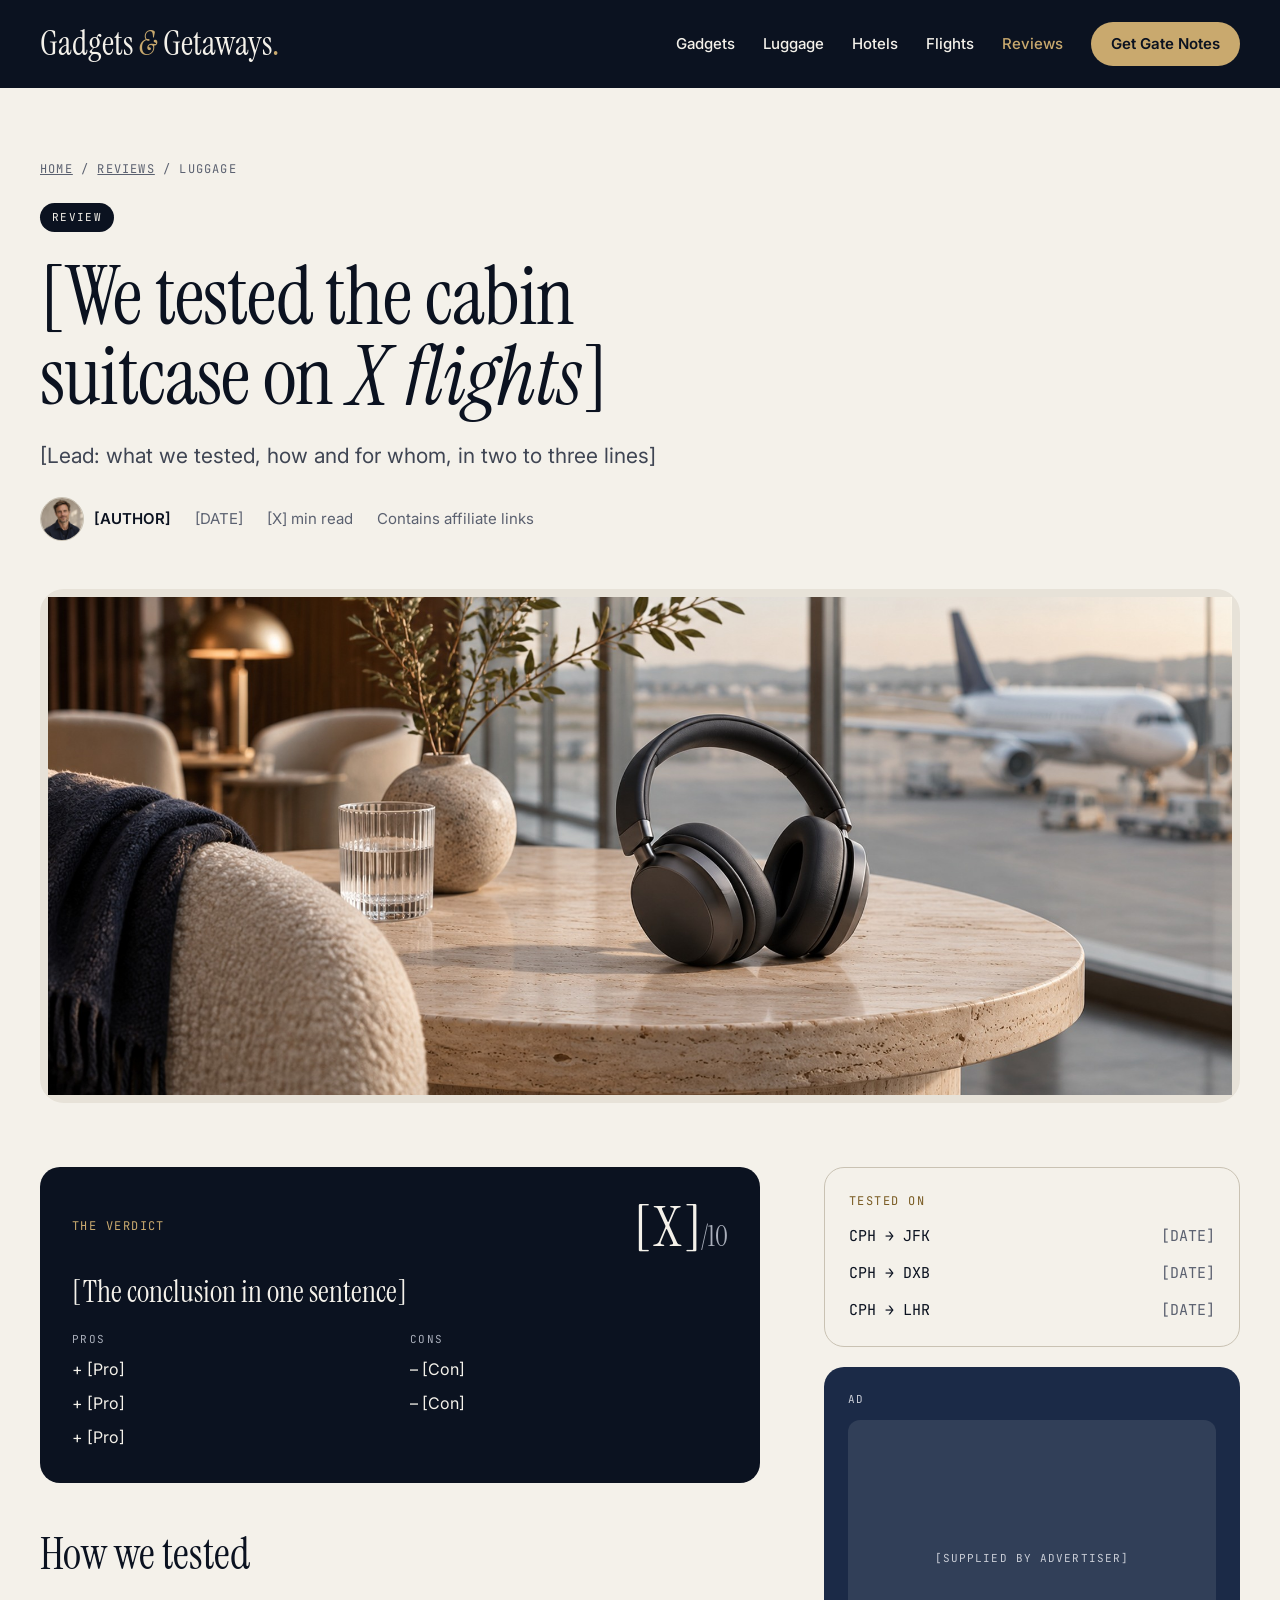
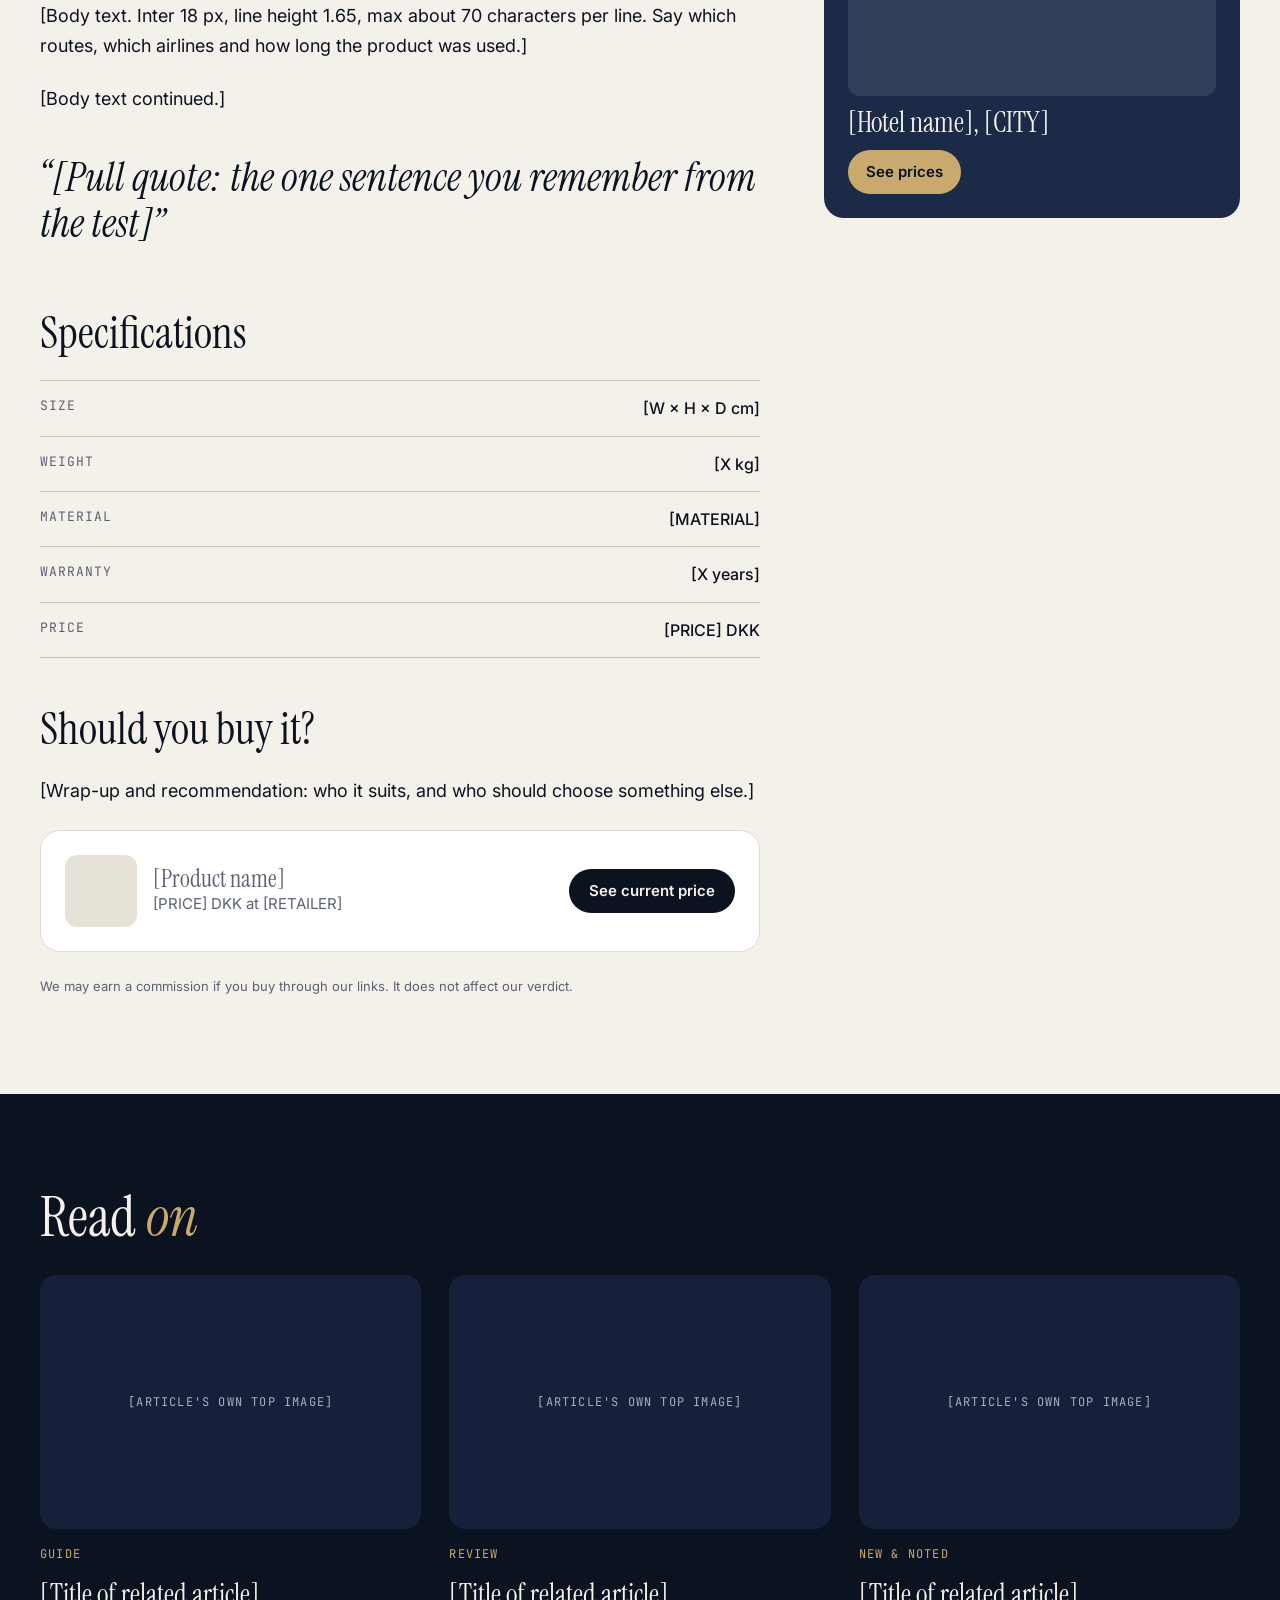
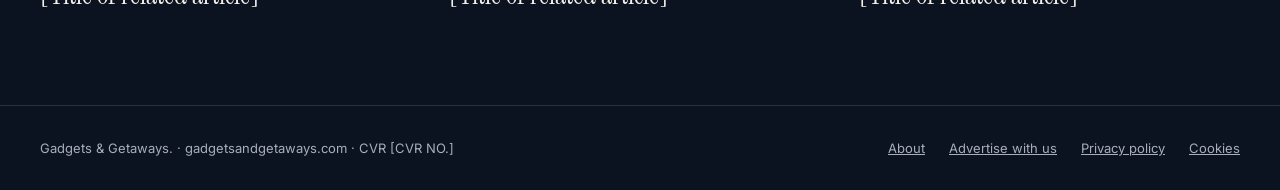
<file: anmeldelse.html>
<!doctype html>
<html lang="en">
<head>
<meta charset="utf-8">
<meta name="viewport" content="width=device-width, initial-scale=1">
<title>Review template | Gadgets &amp; Getaways</title>
<meta name="description" content="[Lead: what we tested, how and for whom]">
<meta name="robots" content="noindex">
<meta name="theme-color" content="#0B1220">
<link rel="preconnect" href="https://fonts.googleapis.com">
<link rel="preconnect" href="https://fonts.gstatic.com" crossorigin>
<link href="https://fonts.googleapis.com/css2?family=Instrument+Serif:ital@0;1&amp;family=Inter:wght@400;500;600&amp;family=JetBrains+Mono:wght@400;500&amp;display=swap" rel="stylesheet">
<link rel="icon" href="/favicon.svg" type="image/svg+xml">
<link rel="stylesheet" href="/style.css">
</head>
<body style="background:var(--midnight)">
<a class="skip" href="#main">Skip to content</a>

<div style="background:var(--midnight);color:var(--ivory)">
<header class="wrap head">
<a class="logo" href="/">Gadgets <em>&amp;</em> Getaways<span class="dot">.</span></a>
<nav class="nav" aria-label="Main menu">
<a href="/gear">Gadgets</a>
<a href="/#kufferter">Luggage</a>
<a href="/#hoteller">Hotels</a>
<a href="/#fly">Flights</a>
<a href="/blog" aria-current="page">Reviews</a>
<a class="knap" href="/#nyhedsbrev">Get Gate Notes</a>
</nav>
</header>
</div>

<main id="main">
<div class="lys">
<section class="wrap artikel-top">
<nav class="krumme" aria-label="Breadcrumb"><a href="/">Home</a> / <a href="/blog">Reviews</a> / Luggage</nav>
<span class="maerke fyldt" style="align-self:flex-start">Review</span>
<h1>[We tested the cabin suitcase on <em>X flights</em>]</h1>
<p class="manchet">[Lead: what we tested, how and for whom, in two to three lines]</p>
<div class="forfatter">
<span class="person"><span class="portraet"><img src="/images/forfatter.jpg" alt="" width="44" height="44" onerror="this.remove()"></span><b>[AUTHOR]</b></span>
<span>[DATE]</span><span>[X] min read</span>
<span>Contains affiliate links</span>
</div>
</section>

<div class="wrap">
<div class="billede topbillede" role="img" aria-label="Image placeholder for top photo">[anmeldelse-top.jpg · 2100 × 900 · product in use, e.g. at the airport]</div>
</div>

<section class="wrap artikel-net">
<article class="artikel">

<div class="dom">
<div class="dom-top">
<span class="mono acc" style="font-size:12px;color:var(--accent)">The verdict</span>
<span class="dom-karakter">[X]<small>/10</small></span>
</div>
<p class="dom-tekst">[The conclusion in one sentence]</p>
<div class="dom-net">
<div><span class="mono" style="font-size:11px;color:var(--muted-dark)">Pros</span><span>+ [Pro]</span><span>+ [Pro]</span><span>+ [Pro]</span></div>
<div><span class="mono" style="font-size:11px;color:var(--muted-dark)">Cons</span><span>– [Con]</span><span>– [Con]</span></div>
</div>
</div>

<h2>How we tested</h2>
<p>[Body text. Inter 18 px, line height 1.65, max about 70 characters per line. Say which routes, which airlines and how long the product was used.]</p>
<p>[Body text continued.]</p>

<blockquote class="citat">“[Pull quote: the one sentence you remember from the test]”</blockquote>

<h2>Specifications</h2>
<dl class="spec">
<div><dt>Size</dt><dd>[W × H × D cm]</dd></div>
<div><dt>Weight</dt><dd>[X kg]</dd></div>
<div><dt>Material</dt><dd>[MATERIAL]</dd></div>
<div><dt>Warranty</dt><dd>[X years]</dd></div>
<div><dt>Price</dt><dd>[PRICE] DKK</dd></div>
</dl>

<h2>Should you buy it?</h2>
<p>[Wrap-up and recommendation: who it suits, and who should choose something else.]</p>

<div class="koeb">
<div class="info">
<div class="billede" role="img" aria-label="Product photo"></div>
<span><strong>[Product name]</strong><span>[PRICE] DKK at [RETAILER]</span></span>
</div>
<a class="knap-moerk knap-lille" href="#main">See current price</a>
</div>
<p class="mindre">We may earn a commission if you buy through our links. It does not affect our verdict.</p>
</article>

<aside class="sidebar" aria-label="Sidebar">
<div class="rammeboks">
<span class="over mono">Tested on</span>
<span class="rute-linje"><span>CPH → JFK</span><span>[DATE]</span></span>
<span class="rute-linje"><span>CPH → DXB</span><span>[DATE]</span></span>
<span class="rute-linje"><span>CPH → LHR</span><span>[DATE]</span></span>
</div>
<a class="annonce-side" href="/#hoteller">
<span class="maerke">Ad</span>
<div class="billede" role="img" aria-label="Ad image placeholder">[Supplied by advertiser]</div>
<strong>[Hotel name], [CITY]</strong>
<span class="knap">See prices</span>
</a>
</aside>
</section>
</div>

<section class="moerk laes-videre" style="background:var(--midnight);color:var(--ivory)">
<div class="wrap">
<h2>Read <em>on</em></h2>
<div class="indlaeg-net">
<a class="indlaeg" href="#main"><div class="billede moerk" role="img" aria-label="Image placeholder for article photo">[Article's own top image]</div><span class="meta"><span class="art">Guide</span></span><strong>[Title of related article]</strong></a>
<a class="indlaeg" href="#main"><div class="billede moerk" role="img" aria-label="Image placeholder for article photo">[Article's own top image]</div><span class="meta"><span class="art">Review</span></span><strong>[Title of related article]</strong></a>
<a class="indlaeg" href="#main"><div class="billede moerk" role="img" aria-label="Image placeholder for article photo">[Article's own top image]</div><span class="meta"><span class="art">New &amp; noted</span></span><strong>[Title of related article]</strong></a>
</div>
</div>
</section>
</main>

<footer class="fod" style="background:var(--midnight);color:var(--muted-dark)">
<div class="wrap" style="padding-top:32px;padding-bottom:32px">
<div class="fod-bund" style="border:0;padding:0">
<span>Gadgets &amp; Getaways<span class="acc" style="color:var(--accent)">.</span> · gadgetsandgetaways.com · CVR [CVR NO.]</span>
<nav aria-label="Legal"><a href="/about.html">About</a><a href="/advertise.html">Advertise with us</a><a href="/about.html#privacy">Privacy policy</a><a href="/about.html#cookies">Cookies</a></nav>
</div>
</div>
</footer>
<script src="/app.js"></script>
</body>
</html>
</file>
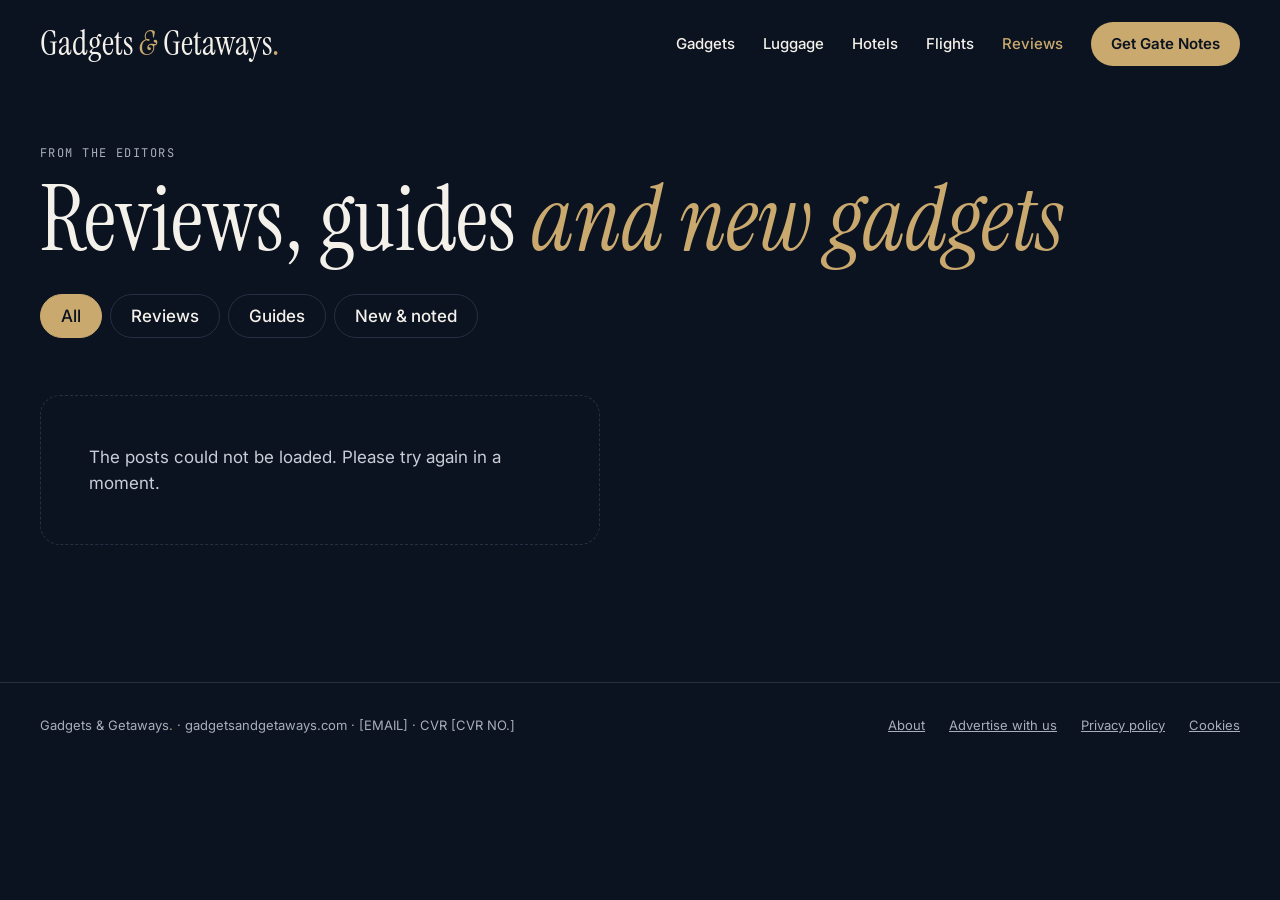
<file: blog.html>
<!doctype html>
<html lang="en" data-uden-rediger>
<head>
<meta charset="utf-8">
<meta name="viewport" content="width=device-width, initial-scale=1">
<title>Reviews, guides and new gadgets | Gadgets &amp; Getaways</title>
<meta name="description" content="Reviews, guides and new gadgets for frequent flyers, written by people who take the morning flight themselves.">
<link rel="canonical" href="https://gadgetsandgetaways.com/blog">
<meta property="og:title" content="Reviews, guides and new gadgets | Gadgets &amp; Getaways">
<meta property="og:image" content="https://gadgetsandgetaways.com/images/og-image.jpg">
<meta name="theme-color" content="#0B1220">
<link rel="preconnect" href="https://fonts.googleapis.com">
<link rel="preconnect" href="https://fonts.gstatic.com" crossorigin>
<link href="https://fonts.googleapis.com/css2?family=Instrument+Serif:ital@0;1&amp;family=Inter:wght@400;500;600&amp;family=JetBrains+Mono:wght@400;500&amp;display=swap" rel="stylesheet">
<link rel="icon" href="/favicon.svg" type="image/svg+xml">
<link rel="stylesheet" href="/style.css">
</head>
<body>
<a class="skip" href="#main">Skip to content</a>
<header class="wrap head">
<a class="logo" href="/">Gadgets <em>&amp;</em> Getaways<span class="dot">.</span></a>
<nav class="nav" aria-label="Main menu">
<a href="/gear">Gadgets</a>
<a href="/#kufferter">Luggage</a>
<a href="/#hoteller">Hotels</a>
<a href="/#fly">Flights</a>
<a href="/blog" aria-current="page">Reviews</a>
<a class="knap" href="/#nyhedsbrev">Get Gate Notes</a>
</nav>
</header>

<main id="main">
<section class="wrap blog-top">
<span class="over">From the editors</span>
<h1>Reviews, guides <em>and new gadgets</em></h1>
<div class="filter" role="group" aria-label="Filter posts">
<button type="button" data-kind="" aria-pressed="true">All</button>
<button type="button" data-kind="review" aria-pressed="false">Reviews</button>
<button type="button" data-kind="guide" aria-pressed="false">Guides</button>
<button type="button" data-kind="news" aria-pressed="false">New &amp; noted</button>
</div>
</section>
<section class="wrap" style="padding-bottom:var(--section-y)">
<div class="indlaeg-net" id="liste" style="margin-top:0" aria-live="polite"></div>
<p class="tom" id="tom" hidden>No posts here yet. Check back soon.</p>
<p class="tom" id="fejl" hidden>The posts could not be loaded. Please try again in a moment.</p>
</section>
</main>

<footer class="fod">
<div class="wrap" style="padding-top:32px;padding-bottom:32px">
<div class="fod-bund" style="border:0;padding:0">
<span>Gadgets &amp; Getaways<span class="acc">.</span> · gadgetsandgetaways.com · [EMAIL] · CVR [CVR NO.]</span>
<nav aria-label="Legal"><a href="/about.html">About</a><a href="/advertise.html">Advertise with us</a><a href="/about.html#privacy">Privacy policy</a><a href="/about.html#cookies">Cookies</a></nav>
</div>
</div>
</footer>

<script src="/app.js"></script>
<script src="/blog.js"></script>
<script>
(()=>{
const {hent,kort}=window.GG;
const liste=document.getElementById("liste"),tom=document.getElementById("tom"),fejl=document.getElementById("fejl");
let alle=[];
function vis(kind){
  const rows=kind?alle.filter(p=>p.kind===kind):alle;
  liste.replaceChildren(...rows.map(kort));
  tom.hidden=rows.length>0;
}
document.querySelectorAll(".filter button").forEach(b=>b.addEventListener("click",()=>{
  document.querySelectorAll(".filter button").forEach(x=>x.setAttribute("aria-pressed",x===b?"true":"false"));
  vis(b.dataset.kind);
}));
hent("gg_posts?select=slug,kind,title,image_url,image_alt,author_name,published_at,read_minutes&status=eq.published&order=published_at.desc&limit=60")
  .then(rows=>{alle=Array.isArray(rows)?rows:[];vis("")})
  .catch(()=>{fejl.hidden=false});
})();
</script>
</body>
</html>
</file>
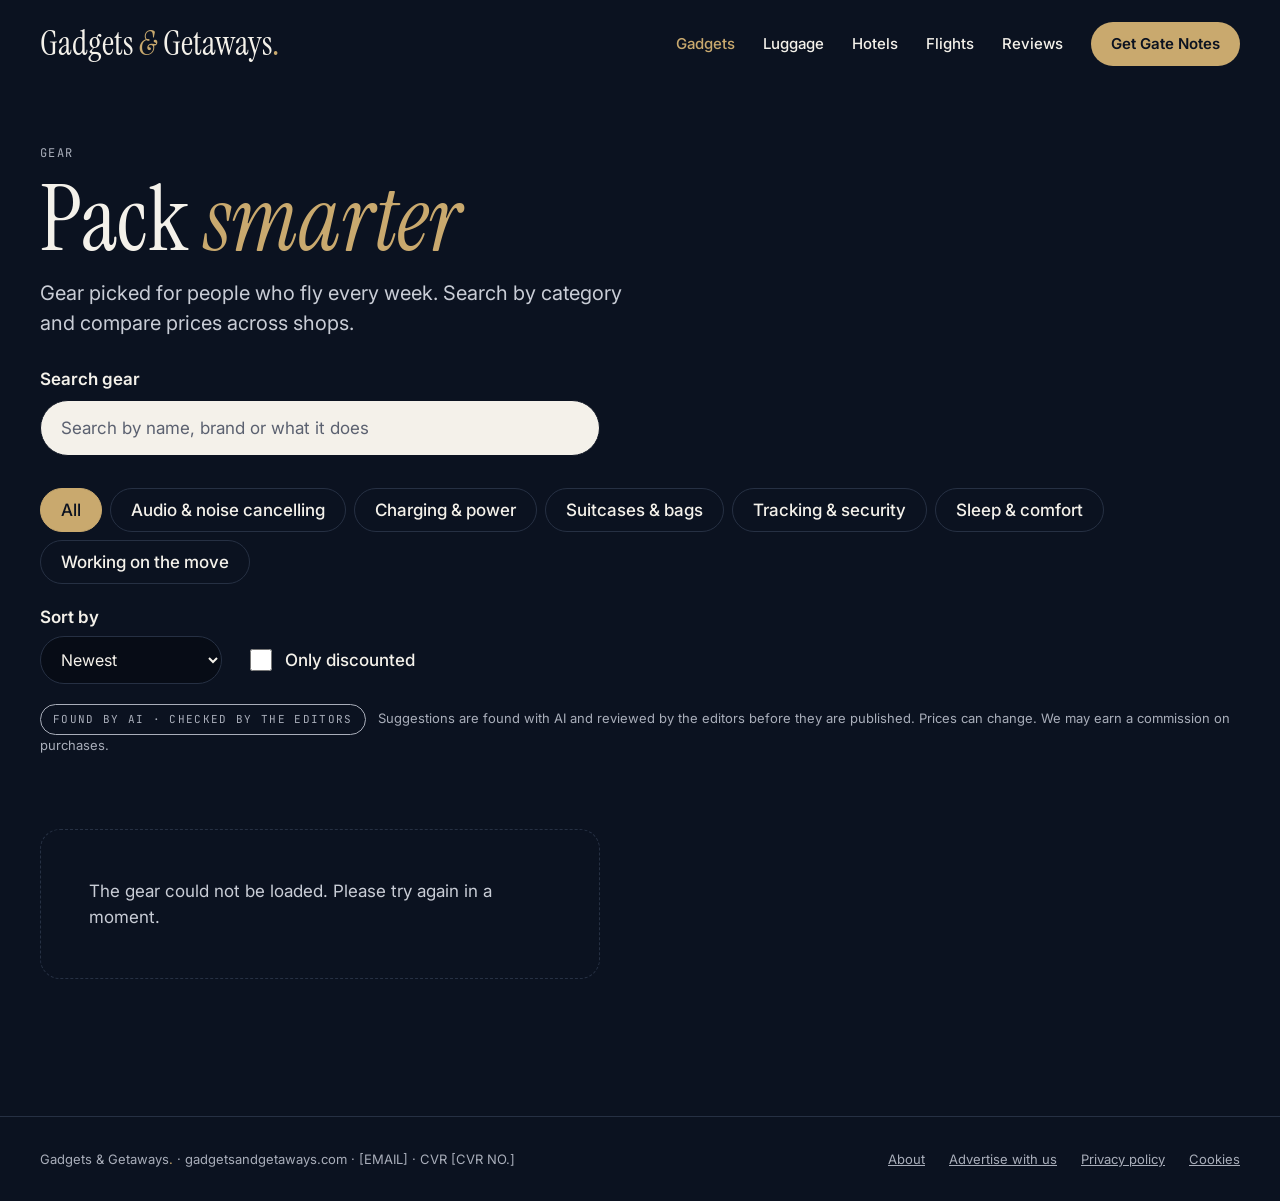
<file: gear.html>
<!doctype html>
<html lang="en" data-uden-rediger>
<head>
<meta charset="utf-8">
<meta name="viewport" content="width=device-width, initial-scale=1">
<title>Travel gear for frequent flyers | Gadgets &amp; Getaways</title>
<meta name="description" content="Headphones, chargers, suitcases, trackers and sleep gear picked for people who fly every week. Search by category and compare prices.">
<link rel="canonical" href="https://gadgetsandgetaways.com/gear">
<meta property="og:title" content="Travel gear for frequent flyers | Gadgets &amp; Getaways">
<meta property="og:image" content="https://gadgetsandgetaways.com/images/og-image.jpg">
<meta name="theme-color" content="#0B1220">
<link rel="preconnect" href="https://fonts.googleapis.com">
<link rel="preconnect" href="https://fonts.gstatic.com" crossorigin>
<link href="https://fonts.googleapis.com/css2?family=Instrument+Serif:ital@0;1&amp;family=Inter:wght@400;500;600&amp;family=JetBrains+Mono:wght@400;500&amp;display=swap" rel="stylesheet">
<link rel="icon" href="/favicon.svg" type="image/svg+xml">
<link rel="stylesheet" href="/style.css">
</head>
<body>
<a class="skip" href="#main">Skip to content</a>
<header class="wrap head">
<a class="logo" href="/">Gadgets <em>&amp;</em> Getaways<span class="dot">.</span></a>
<nav class="nav" aria-label="Main menu">
<a href="/gear" aria-current="page">Gadgets</a>
<a href="/#kufferter">Luggage</a>
<a href="/#hoteller">Hotels</a>
<a href="/#fly">Flights</a>
<a href="/blog">Reviews</a>
<a class="knap" href="/#nyhedsbrev">Get Gate Notes</a>
</nav>
</header>

<main id="main">
<section class="wrap blog-top moerk">
<span class="over">Gear</span>
<h1>Pack <em>smarter</em></h1>
<p class="hero-lead" style="margin-top:16px">Gear picked for people who fly every week. Search by category and compare prices across shops.</p>
<form class="gear-soeg" id="soeg-form" role="search" novalidate>
<label for="soeg" class="skip" style="position:static;left:auto;background:none;padding:0;font-weight:600;color:var(--ivory)">Search gear</label>
<input class="felt" id="soeg" type="search" placeholder="Search by name, brand or what it does" autocomplete="off" maxlength="80">
</form>
<div class="filter" id="filter" role="group" aria-label="Filter by category"></div>
<div class="gear-vaelg">
<div><label for="sortering">Sort by</label>
<select id="sortering"><option value="">Newest</option><option value="pris-op">Price: low to high</option><option value="pris-ned">Price: high to low</option><option value="rabat">Biggest discount</option></select></div>
<div class="check"><input type="checkbox" id="kun-tilbud"><label for="kun-tilbud">Only discounted</label></div>
</div>
<p class="mindre" style="margin-top:20px"><span class="maerke annonce" style="margin-right:8px">Found by AI · checked by the editors</span> Suggestions are found with AI and reviewed by the editors before they are published. Prices can change. We may earn a commission on purchases.</p>
</section>
<section class="wrap moerk" style="padding-bottom:var(--section-y)">
<p class="mindre" id="antal" role="status" aria-live="polite" style="margin-bottom:16px"></p>
<div class="produkter gear-net" id="liste"></div>
<p class="tom" id="tom" hidden>Nothing matches yet. Try another category or a different search.</p>
<p class="tom" id="fejl" hidden>The gear could not be loaded. Please try again in a moment.</p>
</section>
</main>

<footer class="fod">
<div class="wrap" style="padding-top:32px;padding-bottom:32px">
<div class="fod-bund" style="border:0;padding:0">
<span>Gadgets &amp; Getaways<span class="acc">.</span> · gadgetsandgetaways.com · [EMAIL] · CVR [CVR NO.]</span>
<nav aria-label="Legal"><a href="/about.html">About</a><a href="/advertise.html">Advertise with us</a><a href="/about.html#privacy">Privacy policy</a><a href="/about.html#cookies">Cookies</a></nav>
</div>
</div>
</footer>

<script src="/app.js"></script>
<script src="/blog.js"></script>
<script src="/produkter.js"></script>
<script>
(()=>{
const {KAT,kort,hentUdgivne,rabat}=window.GP;
const liste=document.getElementById("liste"),tom=document.getElementById("tom"),fejl=document.getElementById("fejl"),antal=document.getElementById("antal");
const felt=document.getElementById("soeg"),filter=document.getElementById("filter");
let alle=[],kat="",q="",sort="",tilbud=false;
const params=new URLSearchParams(location.search);
if(KAT[params.get("category")])kat=params.get("category");
q=(params.get("q")||"").slice(0,80);felt.value=q;
const SORT=["pris-op","pris-ned","rabat"];
if(SORT.includes(params.get("sort")))sort=params.get("sort");
tilbud=params.get("tilbud")==="1";
document.getElementById("sortering").value=sort;document.getElementById("kun-tilbud").checked=tilbud;

function knap(kode,tekst){
  const b=document.createElement("button");b.type="button";b.dataset.kat=kode;b.textContent=tekst;
  b.setAttribute("aria-pressed",kode===kat?"true":"false");
  b.addEventListener("click",()=>{kat=kode;vis()});
  return b;
}
filter.append(knap("","All"),...Object.entries(KAT).map(([k,n])=>knap(k,n)));

function vis(){
  filter.querySelectorAll("button").forEach(b=>b.setAttribute("aria-pressed",b.dataset.kat===kat?"true":"false"));
  const ord=q.toLowerCase().split(/\s+/).filter(Boolean);
  let rows=alle.filter(p=>(!kat||p.category===kat)&&ord.every(o=>[p.name,p.brand,p.why,KAT[p.category]].join(" ").toLowerCase().includes(o))&&(!tilbud||rabat(p)));
  // Uden pris eller rabat kommer til sidst. Ellers beholdes rækkefølgen «nyeste først».
  const pris=p=>p.price_amount==null?null:Number(p.price_amount),pct=p=>{const r=rabat(p);return r?r.pct:null};
  const sorter=(vaerdi,ned)=>rows=[...rows].sort((a,b)=>{const x=vaerdi(a),y=vaerdi(b);if(x==null&&y==null)return 0;if(x==null)return 1;if(y==null)return -1;return ned?y-x:x-y});
  if(sort==="pris-op")sorter(pris,false);else if(sort==="pris-ned")sorter(pris,true);else if(sort==="rabat")sorter(pct,true);
  liste.replaceChildren(...rows.map(kort));
  tom.hidden=rows.length>0||!alle.length;
  antal.textContent=alle.length?rows.length+(rows.length===1?" product":" products"):"";
  const u=new URLSearchParams();if(kat)u.set("category",kat);if(q)u.set("q",q);if(sort)u.set("sort",sort);if(tilbud)u.set("tilbud","1");
  history.replaceState(null,"",location.pathname+(u.toString()?"?"+u:""));
}
document.getElementById("sortering").addEventListener("change",e=>{sort=e.target.value;vis()});
document.getElementById("kun-tilbud").addEventListener("change",e=>{tilbud=e.target.checked;vis()});
felt.addEventListener("input",()=>{q=felt.value.trim().slice(0,80);vis()});
document.getElementById("soeg-form").addEventListener("submit",e=>e.preventDefault());
hentUdgivne(200).then(rows=>{alle=Array.isArray(rows)?rows:[];vis();if(!alle.length){tom.textContent="New finds are on the way. Check back soon.";tom.hidden=false}}).catch(()=>{fejl.hidden=false});
})();
</script>
</body>
</html>
</file>
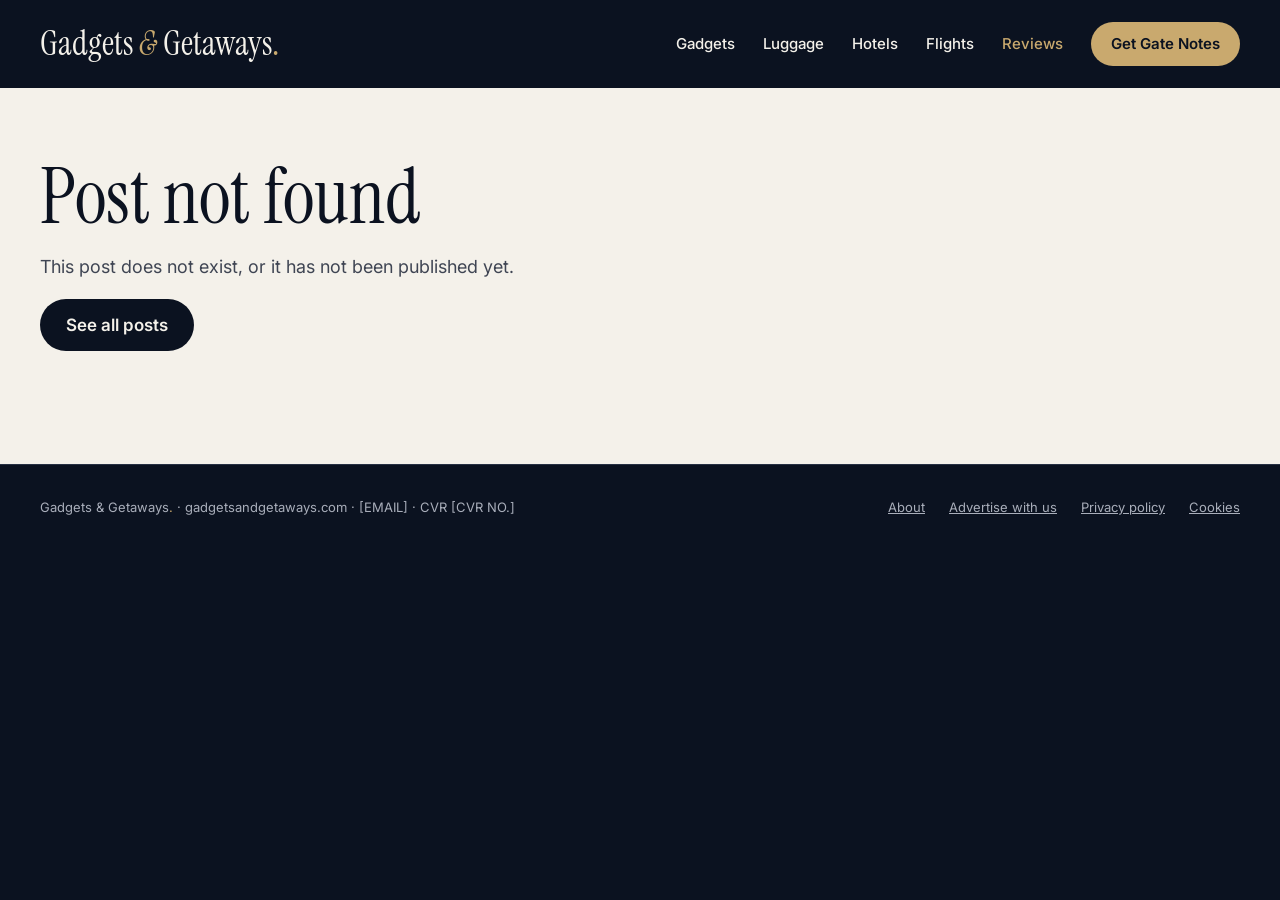
<file: post.html>
<!doctype html>
<html lang="en" data-uden-rediger>
<head>
<meta charset="utf-8">
<meta name="viewport" content="width=device-width, initial-scale=1">
<title>Gadgets &amp; Getaways</title>
<meta name="description" content="Reviews, guides and new gadgets for frequent flyers.">
<meta name="theme-color" content="#0B1220">
<link rel="preconnect" href="https://fonts.googleapis.com">
<link rel="preconnect" href="https://fonts.gstatic.com" crossorigin>
<link href="https://fonts.googleapis.com/css2?family=Instrument+Serif:ital@0;1&amp;family=Inter:wght@400;500;600&amp;family=JetBrains+Mono:wght@400;500&amp;display=swap" rel="stylesheet">
<link rel="icon" href="/favicon.svg" type="image/svg+xml">
<link rel="stylesheet" href="/style.css">
</head>
<body style="background:var(--midnight)">
<a class="skip" href="#main">Skip to content</a>
<header class="wrap head">
<a class="logo" href="/">Gadgets <em>&amp;</em> Getaways<span class="dot">.</span></a>
<nav class="nav" aria-label="Main menu">
<a href="/gear">Gadgets</a>
<a href="/#kufferter">Luggage</a>
<a href="/#hoteller">Hotels</a>
<a href="/#fly">Flights</a>
<a href="/blog" aria-current="page">Reviews</a>
<a class="knap" href="/#nyhedsbrev">Get Gate Notes</a>
</nav>
</header>

<main id="main">
<div class="lys">
<p class="wrap" id="indlaeser" style="margin:0;padding-top:72px;padding-bottom:72px;color:var(--muted-light)" role="status">Loading …</p>

<div id="indhold" hidden>
<div class="wrap" id="preview" hidden style="padding-top:16px"><p class="fejl-besked" style="margin:0"><b>Preview.</b> This is how the post looks. <span id="preview-status"></span></p></div>
<section class="wrap artikel-top">
<nav class="krumme" aria-label="Breadcrumb" id="krumme"></nav>
<span class="maerke fyldt" id="art" style="align-self:flex-start"></span>
<h1 id="titel"></h1>
<p class="manchet" id="manchet" hidden></p>
<div class="forfatter" id="forfatter"></div>
</section>

<div class="wrap" id="topbillede-wrap" hidden>
<div class="billede topbillede" id="topbillede"></div>
</div>

<section class="wrap artikel-net">
<article class="artikel" id="artikel"></article>
<aside class="sidebar" id="sidebar" aria-label="Sidebar" hidden></aside>
</section>
</div>

<div id="ikke-fundet" class="wrap" hidden style="padding-top:72px;padding-bottom:96px">
<h1 style="font-size:clamp(48px,6vw,88px);line-height:.98">Post not found</h1>
<p style="font-size:18px;color:var(--body-light);max-width:50ch">This post does not exist, or it has not been published yet.</p>
<p><a class="knap-moerk" href="/blog">See all posts</a></p>
</div>
</div>

<section class="laes-videre" id="relateret" hidden style="background:var(--midnight);color:var(--ivory)">
<div class="wrap">
<h2>Read <em>on</em></h2>
<div class="indlaeg-net" id="relateret-liste"></div>
</div>
</section>
</main>

<footer class="fod">
<div class="wrap" style="padding-top:32px;padding-bottom:32px">
<div class="fod-bund" style="border:0;padding:0">
<span>Gadgets &amp; Getaways<span class="acc">.</span> · gadgetsandgetaways.com · [EMAIL] · CVR [CVR NO.]</span>
<nav aria-label="Legal"><a href="/about.html">About</a><a href="/advertise.html">Advertise with us</a><a href="/about.html#privacy">Privacy policy</a><a href="/about.html#cookies">Cookies</a></nav>
</div>
</div>
</footer>

<script src="/app.js"></script>
<script src="/blog.js"></script>
<script>
(async()=>{
const {el,hent,dato,laesetid,billede,sikkerUrl,brodtekst,kort,TYPER,URL_,KEY}=window.GG;
const $=id=>document.getElementById(id);
const slug=(location.pathname.match(/^\/blog\/([^\/]+)\/?$/)||[])[1];
const forhaand=new URLSearchParams(location.search).get("preview")==="1";

async function hentIndlaeg(){
  const s=decodeURIComponent(slug||"");
  if(!s)return null;
  if(forhaand){
    // Forhåndsvisning af kladder: kun for topadmin, som er logget ind på /admin.
    await new Promise((ok,fejl)=>{const sc=document.createElement("script");sc.src="https://cdn.jsdelivr.net/npm/@supabase/supabase-js@2.45.4/dist/umd/supabase.js";sc.onload=ok;sc.onerror=fejl;document.head.append(sc)});
    const sb=supabase.createClient(URL_,KEY);
    const {data}=await sb.from("gg_posts").select("*").eq("slug",s).maybeSingle();
    if(data)$("preview").hidden=false;
    return data;
  }
  const rows=await hent("gg_posts?select=*&status=eq.published&slug=eq."+encodeURIComponent(s)+"&limit=1");
  return rows[0]||null;
}

function ikkeFundet(){
  $("indlaeser").hidden=true;$("ikke-fundet").hidden=false;$("indhold").hidden=false;
  $("indhold").querySelectorAll(".artikel-top,#topbillede-wrap,.artikel-net,#preview").forEach(e=>e.hidden=true);
  document.title="Post not found | Gadgets & Getaways";
  const m=document.createElement("meta");m.name="robots";m.content="noindex";document.head.append(m);
}
function meta(navn,val,prop){
  let m=document.querySelector(prop?`meta[property="${navn}"]`:`meta[name="${navn}"]`);
  if(!m){m=document.createElement("meta");m.setAttribute(prop?"property":"name",navn);document.head.append(m)}
  m.content=val;
}

let p;
try{p=await hentIndlaeg()}catch(e){p=null}
if(!p){ikkeFundet();return}

// Hoved
const adresse="https://gadgetsandgetaways.com/blog/"+encodeURIComponent(p.slug);
document.title=p.title+" | Gadgets & Getaways";
const beskrivelse=p.lede||p.title;
meta("description",beskrivelse);meta("og:title",p.title,true);meta("og:description",beskrivelse,true);meta("og:type","article",true);meta("og:url",adresse,true);
const heroSrc=sikkerUrl(p.image_url);
meta("og:image",heroSrc?(heroSrc.startsWith("/")?"https://gadgetsandgetaways.com"+heroSrc:heroSrc):"https://gadgetsandgetaways.com/images/og-image.jpg",true);
const can=document.createElement("link");can.rel="canonical";can.href=adresse;document.head.append(can);
if(p.status!=="published"){meta("robots","noindex")}
else{
  const ld=document.createElement("script");ld.type="application/ld+json";
  ld.textContent=JSON.stringify({"@context":"https://schema.org","@type":"Article",headline:p.title,description:beskrivelse,datePublished:p.published_at,dateModified:p.updated_at,author:p.author_name?{"@type":"Person",name:p.author_name}:undefined,image:heroSrc||undefined,mainEntityOfPage:adresse});
  document.head.append(ld);
}

const kk=$("krumme");
const a1=el("a",null,"Home");a1.href="/";const a2=el("a",null,"Reviews");a2.href="/blog";
kk.append(a1," / ",a2," / "+(p.category||TYPER[p.kind]||""));
$("art").textContent=TYPER[p.kind]||p.kind;
$("titel").textContent=p.title;
if(p.lede){$("manchet").textContent=p.lede;$("manchet").hidden=false}

// Forfatterlinje
const f=$("forfatter");
if(p.author_name){
  const person=el("span","person");const por=el("span","portraet");
  const pi=billede(p.author_image_url,"",44,44);if(pi)por.append(pi);
  person.append(por,el("b",null,p.author_name));f.append(person);
}
if(p.published_at)f.append(el("span",null,dato(p.published_at)));
f.append(el("span",null,(p.read_minutes||laesetid(p.body))+" min read"));
if(p.affiliate)f.append(el("span",null,"Contains affiliate links"));

// Topbillede
const ti=billede(p.image_url,p.image_alt,2100,900);
if(ti){$("topbillede").append(ti);$("topbillede-wrap").hidden=false}

// Artikel
const art=$("artikel");
if(p.kind==="review"&&(p.rating!=null||p.verdict)){
  const dom=el("div","dom");
  const top=el("div","dom-top");const lab=el("span","mono","The verdict");lab.style.cssText="font-size:12px;color:var(--accent)";top.append(lab);
  if(p.rating!=null){const k=el("span","dom-karakter",String(Number(p.rating)));k.append(el("small",null,"/10"));top.append(k)}
  dom.append(top);
  if(p.verdict)dom.append(el("p","dom-tekst",p.verdict));
  const net=el("div","dom-net");
  const kol=(titel,liste,tegn)=>{if(!liste||!liste.length)return;const d=el("div");const h=el("span","mono",titel);h.style.cssText="font-size:11px;color:var(--muted-dark)";d.append(h);liste.forEach(t=>d.append(el("span",null,tegn+" "+t)));net.append(d)};
  kol("Pros",p.pros,"+");kol("Cons",p.cons,"–");
  if(net.children.length)dom.append(net);
  art.append(dom);
}
art.append(brodtekst(p.body,p.affiliate));

const specs=Array.isArray(p.specs)?p.specs.filter(s=>s&&s.k&&s.v):[];
if(specs.length){
  art.append(el("h2",null,"Specifications"));
  const dl=el("dl","spec");specs.forEach(s=>{const d=el("div");d.append(el("dt",null,String(s.k)),el("dd",null,String(s.v)));dl.append(d)});art.append(dl);
}
const kobUrl=sikkerUrl(p.buy_url);
if(p.product_name&&kobUrl){
  const box=el("div","koeb");const info=el("div","info");
  const pb=el("div","billede");const pbi=billede(p.product_image_url,"",72,72);if(pbi)pb.append(pbi);info.append(pb);
  const t=el("span");t.append(el("strong",null,p.product_name));
  const linje=[p.product_price,p.product_retailer?"at "+p.product_retailer:""].filter(Boolean).join(" ");
  if(linje)t.append(el("span",null,linje));info.append(t);
  const a=el("a","knap-moerk knap-lille","See current price");a.href=kobUrl;a.target="_blank";a.rel="noopener nofollow sponsored";
  box.append(info,a);art.append(box);
}
if(p.affiliate)art.append(el("p","mindre","We may earn a commission if you buy through our links. It does not affect our verdict."));

// Sidebar: testet på
const ruter=Array.isArray(p.tested_on)?p.tested_on.filter(r=>r&&r.route):[];
if(ruter.length){
  const sb=$("sidebar");const box=el("div","rammeboks");box.append(el("span","over mono","Tested on"));
  ruter.forEach(r=>{const l=el("span","rute-linje");l.append(el("span",null,String(r.route)),el("span",null,r.date?String(r.date):""));box.append(l)});
  sb.append(box);sb.hidden=false;
}

$("indlaeser").hidden=true;$("indhold").hidden=false;

// Læs videre
try{
  const rows=await hent("gg_posts?select=slug,kind,title,image_url,image_alt,author_name,published_at,read_minutes&status=eq.published&slug=neq."+encodeURIComponent(p.slug)+"&order=published_at.desc&limit=3");
  if(rows.length){$("relateret-liste").replaceChildren(...rows.map(kort));$("relateret").hidden=false}
}catch(e){}
})();
</script>
</body>
</html>
</file>
<file: style.css>
/* Gadgets & Getaways: fælles designsystem. Tokens fra designpakken (Designsystem.dc.html). */
:root{
  --midnight:#0B1220;--deep:#070C16;--navy:#1B2A47;--panel:#16203A;--line:#263043;--line-soft:#1A2336;
  --ivory:#F4F1EA;--stone:#E7E2D8;--white:#FFFFFF;--border-light:#C9C2B3;--card-border:#E1DACB;
  --champagne:#C9A96E;--brass:#7A5C24;
  --muted-dark:#A9AEBA;--soft-dark:#C9CDD6;--muted-light:#5B6170;--body-light:#3F4553;
  --accent:var(--champagne);--second:var(--navy);
  --font-display:"Instrument Serif",Georgia,serif;
  --font-body:"Inter",system-ui,sans-serif;
  --font-mono:"JetBrains Mono",ui-monospace,monospace;
  --radius-card:20px;--radius-panel:24px;--radius-pill:999px;--btn-height:52px;
  --container:1360px;--gutter:40px;--section-y:120px;
}
*{box-sizing:border-box}
html{-webkit-text-size-adjust:100%}
body{margin:0;background:var(--midnight);color:var(--ivory);font-family:var(--font-body);font-size:17px;line-height:1.55}
img{max-width:100%;display:block}
[hidden]{display:none!important}
h1,h2,h3,.artikel,.indlaeg strong{overflow-wrap:break-word}
.artikel-top>*,.artikel-net>*{min-width:0}
a{color:var(--ivory)}
a:hover{color:var(--accent)}
.lys a,.sten a{color:var(--midnight)}
.lys a:hover,.sten a:hover{color:var(--brass)}
:focus-visible{outline:2px solid var(--accent);outline-offset:3px}
.lys :focus-visible,.sten :focus-visible{outline-color:var(--brass)}
.skip{position:absolute;left:-9999px;top:8px;z-index:100;padding:10px 18px;border-radius:var(--radius-pill);background:var(--accent);color:var(--midnight);font-weight:600}
.skip:focus{left:8px}
.wrap{max-width:var(--container);margin:0 auto;padding:0 var(--gutter)}
.mono{font-family:var(--font-mono);text-transform:uppercase;letter-spacing:.12em}
h1,h2,h3{font-family:var(--font-display);font-weight:400;margin:0}
em,.kursiv{font-style:italic}
.acc{color:var(--accent)}
.lys .acc{color:var(--brass)}

/* Topbar */
.topbar{border-bottom:1px solid var(--line);font-family:var(--font-mono);font-size:12px;letter-spacing:.08em;text-transform:uppercase;color:var(--muted-dark)}
.topbar .wrap{padding-top:10px;padding-bottom:10px;display:flex;flex-wrap:wrap;justify-content:space-between;gap:8px 24px}
.topbar a{color:var(--muted-dark)}
.topbar a:hover{color:var(--accent)}

/* Header */
.head{display:flex;flex-wrap:wrap;align-items:center;justify-content:space-between;gap:16px;padding-top:22px;padding-bottom:22px}
.logo{font-family:var(--font-display);font-size:34px;line-height:1;color:var(--ivory);text-decoration:none}
.logo em,.logo .dot{color:var(--accent)}
.nav{display:flex;flex-wrap:wrap;align-items:center;gap:8px 28px;font-weight:500;font-size:15px}
.nav a{color:var(--ivory);text-decoration:none;display:inline-flex;align-items:center;min-height:44px}
.nav a:hover,.nav a[aria-current="page"]{color:var(--accent)}
.nav a.knap{padding:0 20px;border-radius:var(--radius-pill);background:var(--accent);color:var(--midnight);font-weight:600}
.nav a.knap:hover{background:var(--ivory);color:var(--midnight)}

/* Knapper */
.knap,.knap-ud,.knap-moerk{display:inline-flex;align-items:center;justify-content:center;gap:10px;min-height:var(--btn-height);padding:0 26px;border-radius:var(--radius-pill);font:inherit;font-weight:600;text-decoration:none;cursor:pointer;border:0}
.knap{background:var(--accent);color:var(--midnight)}
.knap:hover{background:var(--ivory);color:var(--midnight)}
.knap-ud{border:1px solid var(--ivory);background:transparent;color:var(--ivory)}
.knap-ud:hover{background:var(--ivory);color:var(--midnight)}
.knap-moerk{background:var(--midnight);color:var(--ivory)}
.lys .knap-moerk,.sten .knap-moerk{color:var(--ivory)}
.knap-moerk:hover,.lys .knap-moerk:hover,.sten .knap-moerk:hover{background:var(--brass);color:var(--ivory)}
.knap-lille{min-height:44px;padding:0 20px;font-size:15px}
.ikon{width:20px;height:20px;flex:none}

/* Mærkater */
.maerke{display:inline-flex;align-items:center;gap:8px;padding:6px 12px;border-radius:var(--radius-pill);font-family:var(--font-mono);font-size:11px;letter-spacing:.12em;text-transform:uppercase;background:rgba(244,241,234,.12);color:var(--ivory)}
.maerke.annonce{background:transparent;border:1px solid var(--muted-dark);color:var(--muted-dark)}
.maerke.ai{padding:7px 14px;font-size:12px;letter-spacing:.1em;background:transparent;border:1px solid var(--midnight);color:var(--midnight)}
.maerke.fyldt{background:var(--midnight);color:var(--ivory)}

/* Sektioner */
.sek{padding:var(--section-y) 0}
.lys{background:var(--ivory);color:var(--midnight)}
.sten{background:var(--stone);color:var(--midnight)}
.sek-hoved{display:flex;flex-wrap:wrap;justify-content:space-between;align-items:flex-end;gap:24px}
.sek-hoved p{margin:0;max-width:44ch;font-size:18px;color:var(--muted-light)}
.moerk .sek-hoved p{color:var(--soft-dark)}
h2.stor{font-size:clamp(48px,5.6vw,84px);line-height:.95}
h2.mellem{font-size:clamp(44px,5vw,72px);line-height:.95}
.over{display:block;font-family:var(--font-mono);font-size:12px;letter-spacing:.12em;text-transform:uppercase;color:var(--muted-dark);margin-bottom:14px}
.lys .over,.sten .over{color:var(--brass)}
.mindre{margin:0;font-size:13px;color:var(--muted-light)}
.moerk .mindre,.hero .mindre{color:var(--muted-dark)}

/* Hero */
.hero .wrap{padding-top:64px;padding-bottom:104px;display:flex;flex-wrap:wrap;gap:56px;align-items:center}
.hero-tekst{flex:999 1 640px;min-width:0;display:flex;flex-direction:column;gap:28px}
.hero h1{font-size:clamp(56px,7.4vw,112px);line-height:.95;letter-spacing:-.01em}
.hero h1 em{color:var(--accent)}
.hero-lead{margin:0;font-size:20px;line-height:1.5;color:var(--soft-dark);max-width:46ch}
.knapper{display:flex;flex-wrap:wrap;gap:12px}

/* Boarding pass */
.pass{flex:1 1 400px;max-width:520px;display:flex;flex-direction:column;border-radius:var(--radius-card);background:var(--ivory);color:var(--midnight);text-decoration:none;overflow:hidden}
.pass:hover{color:var(--midnight)}
.pass-top{display:flex;justify-content:space-between;align-items:center;padding:18px 24px;background:var(--accent);font-family:var(--font-mono);font-size:12px;font-weight:500;letter-spacing:.12em;text-transform:uppercase}
.pass .billede{margin:20px 24px 0;aspect-ratio:16/10;border-radius:12px}
.pass-navn{padding:20px 24px 8px;display:flex;flex-direction:column;gap:4px}
.pass-navn strong{font-family:var(--font-display);font-weight:400;font-size:34px;line-height:1.05}
.pass-navn span{color:var(--muted-light);font-size:15px}
.pass-streg{margin:12px 24px 0;border-top:2px dashed var(--border-light)}
.pass-felter{padding:16px 24px 22px;display:grid;grid-template-columns:repeat(3,minmax(0,1fr));gap:12px;font-family:var(--font-mono)}
.pass-felter span{display:flex;flex-direction:column;gap:2px}
.pass-felter small{font-size:11px;letter-spacing:.1em;text-transform:uppercase;color:var(--muted-light)}
.pass-felter b{font-size:14px;font-weight:500}

/* Billedplads */
.billede{background:var(--stone);display:flex;align-items:center;justify-content:center;text-align:center;padding:8px;font-family:var(--font-mono);font-size:12px;letter-spacing:.1em;text-transform:uppercase;color:var(--muted-light);overflow:hidden}
.billede img{width:100%;height:100%;object-fit:cover}
.billede.moerk{background:var(--panel);color:var(--muted-dark)}

/* Kategorier */
.kat-net{display:grid;grid-template-columns:repeat(auto-fill,minmax(min(100%,200px),1fr));gap:12px}
.kat{display:flex;flex-direction:column;justify-content:space-between;gap:48px;min-height:180px;padding:22px;border-radius:18px;text-decoration:none}
.kat .kode{display:flex;justify-content:space-between;align-items:center;font-family:var(--font-mono);font-size:12px;letter-spacing:.1em;text-transform:uppercase}
.kat strong{font-family:var(--font-display);font-weight:400;font-size:30px;line-height:1}
.kat.k-midnight{background:var(--midnight);color:var(--ivory)}
.kat.k-hvid{background:var(--white);color:var(--midnight)}
.kat.k-accent{background:var(--accent);color:var(--midnight)}
.kat.k-second{background:var(--second);color:var(--ivory)}
.kat:hover{transform:translateY(-3px)}
.lys a.kat.k-midnight,.lys a.kat.k-second{color:var(--ivory)}
.lys a.kat.k-hvid,.lys a.kat.k-accent{color:var(--midnight)}
.kat{transition:transform .15s}

/* Produktforslag */
.ai-hoved{padding-top:48px;border-top:1px solid var(--border-light);margin-top:var(--section-y)}
.ai-hoved h2{margin-top:14px}
.produkter{display:grid;grid-template-columns:repeat(auto-fill,minmax(min(100%,380px),1fr));gap:20px}
.produkt{display:flex;flex-direction:column;border-radius:var(--radius-card);background:var(--white);border:1px solid var(--card-border);overflow:hidden}
.produkt .billede{aspect-ratio:4/3}
.produkt-krop{padding:22px 24px 24px;display:flex;flex-direction:column;gap:10px;flex:1}
.produkt-kat{font-family:var(--font-mono);font-size:12px;letter-spacing:.1em;text-transform:uppercase;color:var(--brass)}
.produkt h3{font-size:30px;line-height:1.05}
.produkt p{margin:0;color:var(--muted-light);font-size:15px}
.produkt-fod{margin-top:auto;padding-top:16px;display:flex;flex-wrap:wrap;align-items:center;justify-content:space-between;gap:12px}
.pris{display:flex;flex-direction:column}
.pris strong{font-size:20px;font-weight:600}
.pris span{font-size:13px;color:var(--muted-light)}

/* Hoteller */
.hotel-net{display:flex;flex-wrap:wrap;gap:20px;margin-top:40px}
.hotel-stor{flex:999 1 640px;min-width:0;min-height:520px;position:relative;display:flex;flex-direction:column;justify-content:flex-end;gap:14px;padding:36px;border-radius:var(--radius-panel);background:var(--second);color:var(--ivory);text-decoration:none;overflow:hidden}
.hotel-stor .maerke{position:absolute;top:24px;left:24px;background:rgba(11,18,32,.7)}
.hotel-stor .bg{position:absolute;inset:0;width:100%;height:100%;object-fit:cover;z-index:0}
.hotel-stor::before{content:"";position:absolute;inset:0;z-index:1;background:linear-gradient(to top,rgba(7,12,22,.92) 0%,rgba(7,12,22,.62) 38%,rgba(7,12,22,.12) 72%,rgba(7,12,22,.28) 100%)}
.hotel-stor>:not(.bg):not(.maerke){position:relative;z-index:2}
.hotel-stor .maerke{z-index:2}
.hotel-stor .sted{font-family:var(--font-mono);font-size:13px;letter-spacing:.12em;text-transform:uppercase;color:var(--accent)}
.hotel-stor .navn{font-family:var(--font-display);font-size:clamp(40px,4.4vw,64px);line-height:.98}
.hotel-stor .pitch{max-width:48ch;color:var(--soft-dark)}
.hotel-stor .knap{align-self:flex-start;margin-top:8px;min-height:48px}
.hotel-smaa{flex:1 1 340px;display:flex;flex-direction:column;gap:20px}
.hotel-lille{flex:1;display:flex;flex-direction:column;gap:12px;padding:20px;border-radius:var(--radius-panel);border:1px solid var(--line);color:var(--ivory);text-decoration:none}
.hotel-lille:hover{border-color:var(--accent);color:var(--ivory)}
.hotel-lille .billede{height:150px;border-radius:14px}
.hotel-lille .linje{display:flex;justify-content:space-between;gap:12px;font-family:var(--font-mono);font-size:12px;letter-spacing:.1em;text-transform:uppercase;color:var(--muted-dark)}
.hotel-lille strong{font-family:var(--font-display);font-weight:400;font-size:30px;line-height:1}
.hotel-lille span.pris-l{color:var(--soft-dark);font-size:15px}

/* Afgangstavle */
.tavle{border-radius:var(--radius-panel);background:var(--deep);border:1px solid var(--line);padding:40px;display:flex;flex-direction:column;gap:28px}
.tavle h2{font-size:clamp(44px,4.8vw,68px);line-height:.95}
.tavle h2 em{color:var(--accent)}
.tavle-scroll{overflow-x:auto}
.tavle-tabel{width:100%;min-width:760px;border-collapse:collapse;font-family:var(--font-mono)}
.tavle-tabel th{padding:0 16px 12px 0;text-align:left;font-size:11px;font-weight:400;letter-spacing:.12em;text-transform:uppercase;color:var(--muted-dark);border-bottom:1px solid var(--line)}
.tavle-tabel td{padding:16px 16px 16px 0;border-bottom:1px solid var(--line-soft);font-size:15px;vertical-align:middle}
.tavle-tabel .rute{font-size:20px;font-weight:500;color:var(--accent)}
.tavle-tabel .dest{font-family:var(--font-body);font-size:17px;font-weight:500}
.tavle-tabel .dim{color:var(--soft-dark)}
.tavle-tabel td:last-child{text-align:right;padding-right:0}

/* Kuffert-guide */
.kuffert-net{display:grid;grid-template-columns:repeat(auto-fit,minmax(min(100%,440px),1fr));gap:56px;align-items:center}
.kuffert-tekst{display:flex;flex-direction:column;gap:24px}
.kuffert-tekst p{margin:0;max-width:44ch;font-size:18px;color:var(--body-light)}
.kuffert-tekst .knap-moerk{align-self:flex-start}
.kufferter{display:grid;grid-template-columns:repeat(3,minmax(0,1fr));gap:12px}
.kuffert{display:flex;flex-direction:column;gap:12px;text-decoration:none}
.kuffert .billede{aspect-ratio:3/5;border-radius:16px;background:var(--ivory);font-size:11px}
.kuffert .type{font-family:var(--font-mono);font-size:11px;letter-spacing:.1em;text-transform:uppercase;color:var(--brass)}
.kuffert strong{margin-top:-6px;font-family:var(--font-display);font-weight:400;font-size:24px;line-height:1.05}

/* Blog */
.indlaeg-net{display:grid;grid-template-columns:repeat(auto-fill,minmax(min(100%,360px),1fr));gap:32px;margin-top:40px}
.indlaeg{display:flex;flex-direction:column;gap:16px;color:var(--ivory);text-decoration:none}
.indlaeg .billede{aspect-ratio:3/2;border-radius:18px}
.indlaeg .meta{display:flex;flex-wrap:wrap;gap:8px 16px;font-family:var(--font-mono);font-size:12px;letter-spacing:.1em;text-transform:uppercase}
.indlaeg .meta .art{color:var(--accent)}
.indlaeg .meta .tid{color:var(--muted-dark)}
.indlaeg strong{font-family:var(--font-display);font-weight:400;font-size:32px;line-height:1.05}
.indlaeg .af{color:var(--muted-dark);font-size:15px}
.indlaeg:hover strong{color:var(--accent)}

/* Nyhedsbrev */
.nyhedsbrev{display:grid;grid-template-columns:repeat(auto-fit,minmax(min(100%,440px),1fr));gap:40px;align-items:end;padding:56px;border-radius:28px;background:var(--accent);color:var(--midnight)}
.nyhedsbrev .kolonne{display:flex;flex-direction:column;gap:16px}
.nyhedsbrev .over{color:var(--midnight);margin:0}
.nyhedsbrev label{font-weight:600}
.felt-raekke{display:flex;flex-wrap:wrap;gap:10px}
.felt{flex:1 1 240px;min-height:56px;padding:0 20px;border-radius:var(--radius-pill);border:1.5px solid var(--midnight);background:var(--ivory);color:var(--midnight);font:inherit;font-size:17px}
.felt::placeholder{color:var(--muted-light)}
.nyhedsbrev .knap-moerk{min-height:56px;padding:0 28px}
.nyhedsbrev .smaat{font-size:13px}
.status{min-height:1.4em;font-size:14px;font-weight:500}

/* Footer */
.fod{border-top:1px solid var(--line)}
.fod .wrap{padding-top:56px;padding-bottom:40px;display:flex;flex-direction:column;gap:40px}
.fod-maerke{margin:0;font-family:var(--font-display);font-size:clamp(64px,11vw,180px);line-height:.85;letter-spacing:-.02em}
.fod-maerke em,.fod-maerke .dot{color:var(--accent)}
.fod-net{display:grid;grid-template-columns:repeat(auto-fit,minmax(min(100%,220px),1fr));gap:24px;font-size:15px}
.fod-net div{display:flex;flex-direction:column;gap:8px}
.fod-net .over{margin:0;font-size:11px}
.fod-net p{margin:0;color:var(--muted-dark);font-size:13px}
.fod-bund{display:flex;flex-wrap:wrap;justify-content:space-between;gap:16px;color:var(--muted-dark);font-size:13px;padding-top:24px;border-top:1px solid var(--line)}
.fod-bund a{color:var(--muted-dark)}
.fod-bund a:hover{color:var(--accent)}
.fod-bund nav{display:flex;flex-wrap:wrap;gap:24px}

/* Anmeldelse */
.artikel-top{padding-top:72px;padding-bottom:48px;display:flex;flex-direction:column;gap:24px}
.krumme{font-family:var(--font-mono);font-size:12px;letter-spacing:.1em;text-transform:uppercase;color:var(--muted-light)}
.krumme a{color:var(--muted-light)}
.artikel-top h1{max-width:18ch;font-size:clamp(48px,6.4vw,96px);line-height:.98;letter-spacing:-.01em}
.manchet{margin:0;max-width:56ch;font-size:21px;color:var(--body-light)}
.forfatter{display:flex;flex-wrap:wrap;align-items:center;gap:12px 24px;font-size:15px;color:var(--muted-light)}
.forfatter .person{display:inline-flex;align-items:center;gap:10px}
.forfatter .portraet{width:44px;height:44px;border-radius:999px;background:var(--stone);border:1px solid var(--border-light);overflow:hidden}
.forfatter .portraet img{width:100%;height:100%;object-fit:cover}
.forfatter b{font-weight:600;color:var(--midnight)}
.topbillede{aspect-ratio:21/9;border-radius:var(--radius-panel);font-size:13px}
.artikel-net{padding-top:64px;padding-bottom:96px;display:flex;flex-wrap:wrap;gap:64px;align-items:flex-start}
.artikel{flex:999 1 600px;min-width:0;max-width:720px;display:flex;flex-direction:column;gap:24px;font-size:18px;line-height:1.65}
.artikel p{margin:0}
.artikel h2{margin:24px 0 0;font-size:44px;line-height:1.05}
.dom{display:flex;flex-direction:column;gap:20px;padding:32px;border-radius:var(--radius-card);background:var(--midnight);color:var(--ivory)}
.dom-top{display:flex;flex-wrap:wrap;justify-content:space-between;align-items:center;gap:16px}
.dom-karakter{font-family:var(--font-display);font-size:56px;line-height:1}
.dom-karakter small{font-size:28px;color:var(--muted-dark)}
.dom-tekst{margin:0;font-family:var(--font-display);font-size:30px;line-height:1.15}
.dom-net{display:grid;grid-template-columns:repeat(auto-fit,minmax(min(100%,220px),1fr));gap:20px;font-size:16px}
.dom-net div{display:flex;flex-direction:column;gap:8px}
.citat{margin:16px 0;font-family:var(--font-display);font-style:italic;font-size:40px;line-height:1.15}
.spec{margin:0;display:flex;flex-direction:column;border-top:1px solid var(--border-light);font-size:16px}
.spec div{display:flex;justify-content:space-between;gap:24px;padding:14px 0;border-bottom:1px solid var(--border-light)}
.spec dt{font-family:var(--font-mono);font-size:13px;letter-spacing:.08em;text-transform:uppercase;color:var(--muted-light)}
.spec dd{margin:0;font-weight:500;text-align:right}
.koeb{display:flex;flex-wrap:wrap;align-items:center;justify-content:space-between;gap:20px;padding:24px;border-radius:var(--radius-card);background:var(--white);border:1px solid var(--card-border)}
.koeb .info{display:flex;align-items:center;gap:16px}
.koeb .billede{width:72px;height:72px;border-radius:12px;flex:none}
.koeb strong{font-family:var(--font-display);font-weight:400;font-size:24px;line-height:1.1;display:block}
.koeb span{font-size:15px;color:var(--muted-light)}
.sidebar{flex:1 1 320px;display:flex;flex-direction:column;gap:20px}
.rammeboks{display:flex;flex-direction:column;gap:14px;padding:24px;border-radius:var(--radius-card);border:1px solid var(--border-light)}
.rammeboks .over{margin:0}
.rute-linje{display:flex;justify-content:space-between;gap:12px;font-family:var(--font-mono);font-size:15px}
.rute-linje span:last-child{color:var(--muted-light)}
.annonce-side{display:flex;flex-direction:column;gap:12px;padding:24px;border-radius:var(--radius-card);background:var(--second);color:var(--ivory);text-decoration:none}
.lys a.annonce-side{color:var(--ivory)}
.annonce-side .maerke{align-self:flex-start;background:transparent;padding:0;color:var(--soft-dark)}
.annonce-side .billede{aspect-ratio:4/3;border-radius:12px;background:rgba(244,241,234,.1);color:var(--soft-dark);font-size:11px}
.annonce-side strong{font-family:var(--font-display);font-weight:400;font-size:28px;line-height:1.05}
.annonce-side .knap{align-self:flex-start;min-height:44px;padding:0 18px;font-size:15px}
.laes-videre{padding:96px 0}
.laes-videre h2{font-size:clamp(40px,4.4vw,64px);line-height:.95;margin-bottom:32px}
.laes-videre h2 em{color:var(--accent)}
.laes-videre .indlaeg-net{margin-top:0;gap:28px}
.laes-videre .indlaeg strong{font-size:28px}
.laes-videre .indlaeg .billede{border-radius:16px}

/* Tekstsider */
.tekstside{padding-top:72px;padding-bottom:96px;max-width:820px}
.tekstside h1{font-size:clamp(48px,6vw,88px);line-height:.98;margin-bottom:32px}
.tekstside h2{font-size:44px;line-height:1.05;margin:48px 0 16px}
.tekstside p,.tekstside li{font-size:18px;line-height:1.65;color:var(--body-light)}

/* Annoncér hos os */
.format-net{display:grid;grid-template-columns:repeat(auto-fit,minmax(min(100%,320px),1fr));gap:40px;margin-top:40px;align-items:start}
.format{display:flex;flex-direction:column;gap:10px}
.format .etik{font-family:var(--font-mono);font-size:12px;letter-spacing:.1em;text-transform:uppercase;color:var(--body-light)}
.eks{border-radius:6px;overflow:hidden;color:var(--ivory);max-width:100%}
.eks.rektangel{width:300px;height:250px;padding:22px;display:flex;flex-direction:column;justify-content:space-between;background:var(--midnight)}
.eks.rektangel .rl{display:flex;justify-content:space-between;font-family:var(--font-mono);font-size:10px;letter-spacing:.12em;text-transform:uppercase;color:var(--muted-dark)}
.eks.rektangel .rute-stor{font-family:var(--font-mono);font-size:34px;font-weight:500;color:var(--accent)}
.eks.rektangel .linje{font-family:var(--font-display);font-size:26px;line-height:1}
.eks.rektangel .knap{align-self:flex-start;min-height:44px;padding:0 18px;font-size:14px}
.eks.hotel300{width:300px;height:250px;display:flex;flex-direction:column;background:var(--second)}
.eks.hotel300 .billede{height:120px;border-radius:0;font-size:10px}
.eks.hotel300 .krop{flex:1;padding:14px 18px;display:flex;flex-direction:column;justify-content:space-between}
.eks.hotel300 .krop span:first-child{font-family:var(--font-mono);font-size:10px;letter-spacing:.12em;text-transform:uppercase;color:var(--soft-dark)}
.eks.hotel300 .krop strong{font-family:var(--font-display);font-weight:400;font-size:26px;line-height:1}
.eks.hotel300 .krop span:last-child{font-size:13px;color:var(--accent);font-weight:600}
.eks.halvside{width:300px;height:600px;padding:24px;display:flex;flex-direction:column;gap:18px;background:var(--deep)}
.eks.halvside .rl{display:flex;justify-content:space-between;font-family:var(--font-mono);font-size:10px;letter-spacing:.12em;text-transform:uppercase;color:var(--muted-dark)}
.eks.halvside .tit{font-family:var(--font-display);font-size:40px;line-height:.95}
.eks.halvside .tit em{color:var(--accent)}
.eks.halvside .liste{flex:1;display:flex;flex-direction:column;font-family:var(--font-mono)}
.eks.halvside .liste span{display:flex;justify-content:space-between;align-items:center;padding:12px 0;border-bottom:1px solid var(--line-soft);font-size:13px;color:var(--soft-dark)}
.eks.halvside .liste b{font-size:16px;font-weight:500;color:var(--accent)}
.eks.halvside .knap{min-height:48px}
.eks.native{width:100%;max-width:970px;display:flex;flex-wrap:wrap;gap:28px;align-items:center;padding:24px;border-radius:var(--radius-card);background:var(--white);border:1px solid var(--border-light);color:var(--midnight)}
.eks.native .billede{width:152px;height:152px;border-radius:14px;flex:none;font-size:11px}
.eks.native .tekst{flex:1 1 240px;display:flex;flex-direction:column;gap:6px}
.eks.native .tekst span:first-child{font-family:var(--font-mono);font-size:11px;letter-spacing:.12em;text-transform:uppercase;color:var(--brass)}
.eks.native .tekst strong{font-family:var(--font-display);font-weight:400;font-size:36px;line-height:1}
.eks.native .tekst span:last-child{color:var(--muted-light);font-size:15px}
.eks.billboard{width:100%;max-width:970px;min-height:250px;display:flex;flex-wrap:wrap;background:var(--second)}
.eks.billboard .billede{flex:1 1 280px;min-height:200px;border-radius:0;background:var(--panel);color:var(--muted-dark)}
.eks.billboard .krop{flex:2 1 320px;padding:28px 32px;display:flex;flex-direction:column;justify-content:space-between;gap:16px}
.eks.billboard .rl{display:flex;justify-content:space-between;font-family:var(--font-mono);font-size:11px;letter-spacing:.12em;text-transform:uppercase;color:var(--soft-dark)}
.eks.billboard strong{font-family:var(--font-display);font-weight:400;font-size:48px;line-height:.95}
.eks.billboard .bund{display:flex;flex-wrap:wrap;justify-content:space-between;align-items:center;gap:16px;color:var(--soft-dark)}
.priser{display:grid;grid-template-columns:repeat(auto-fit,minmax(min(100%,200px),1fr));gap:12px;font-size:15px;margin-top:16px}
.priser span{padding:16px;border-radius:14px;border:1px solid var(--midnight);display:flex;flex-direction:column}
.priser b{font-weight:600}
.priser small{font-size:15px;color:var(--body-light)}

/* Admin-login */
.login{max-width:460px;margin:0 auto;padding:72px 0;display:flex;flex-direction:column;gap:16px}
.login label{font-weight:600}
.login .felt{border-radius:14px;flex:none;width:100%}

/* Mobil */
@media (max-width:720px){
  :root{--gutter:20px;--section-y:72px}
  body{font-size:16px}
  .logo{font-size:28px}
  .hero .wrap{padding-top:32px;padding-bottom:64px;gap:40px}
  .tavle{padding:24px}
  .nyhedsbrev{padding:28px;border-radius:20px}
  .hotel-stor{padding:24px;min-height:440px}
  .kufferter{gap:8px}
  .kuffert strong{font-size:20px}
  .artikel h2{font-size:34px}
  .citat{font-size:30px}
  .dom{padding:22px}
  .eks.rektangel,.eks.hotel300,.eks.halvside{max-width:100%}
}
@media (prefers-reduced-motion:reduce){*{transition:none!important;scroll-behavior:auto!important}}

/* Blog og anmeldelser */
.blog-top{padding-top:56px;padding-bottom:40px}
.blog-top h1{font-size:clamp(56px,7vw,104px);line-height:.95}
.blog-top h1 em{color:var(--accent)}
.filter{display:flex;flex-wrap:wrap;gap:8px;margin-top:32px}
.filter button{min-height:44px;padding:0 20px;border-radius:var(--radius-pill);border:1px solid var(--line);background:transparent;color:var(--ivory);font:inherit;font-weight:500;cursor:pointer}
.filter button[aria-pressed="true"]{background:var(--accent);border-color:var(--accent);color:var(--midnight)}
.filter button:hover{border-color:var(--accent)}
.tom{padding:48px;border-radius:var(--radius-card);border:1px dashed var(--line);color:var(--soft-dark);max-width:560px}
.alle-link{font-weight:600}
.artikel ul{margin:0;padding-left:1.2em;display:flex;flex-direction:column;gap:8px}
.artikel h3{font-size:30px;line-height:1.1;margin:16px 0 0}
.artikel figure{margin:8px 0}
.artikel figure img{width:100%;height:auto;border-radius:16px}
.artikel figcaption{margin-top:8px;font-size:14px;color:var(--muted-light)}
.artikel a{color:var(--brass)}
.topbillede img{width:100%;height:100%;object-fit:cover}
.fejl-besked{padding:24px;border-radius:var(--radius-card);border:1px solid var(--border-light);background:var(--white)}

/* Editor (admin/blog) */
.ed{max-width:960px;margin:0 auto;padding:40px 0 96px}
.ed h1{font-size:clamp(40px,5vw,64px);line-height:1}
.ed-bar{display:flex;flex-wrap:wrap;gap:12px;align-items:center;justify-content:space-between;margin:24px 0}
.ed-liste{display:flex;flex-direction:column;border-top:1px solid var(--line)}
.ed-raekke{display:flex;flex-wrap:wrap;gap:12px;align-items:center;justify-content:space-between;padding:16px 0;border-bottom:1px solid var(--line)}
.ed-raekke strong{font-family:var(--font-display);font-weight:400;font-size:26px;line-height:1.1}
.ed-raekke .sub{font-family:var(--font-mono);font-size:12px;letter-spacing:.08em;text-transform:uppercase;color:var(--muted-dark)}
.ed-raekke .sub b{font-weight:500;color:var(--accent)}
.ed-form{display:flex;flex-direction:column;gap:20px}
.ed-form fieldset{border:1px solid var(--line);border-radius:var(--radius-card);padding:24px;margin:0;display:flex;flex-direction:column;gap:16px;min-width:0}
.ed-form legend{padding:0 8px;font-family:var(--font-mono);font-size:12px;letter-spacing:.12em;text-transform:uppercase;color:var(--accent)}
.ed-form label{font-weight:600;display:block;margin-bottom:6px}
.ed-form .hint{font-size:13px;color:var(--muted-dark);margin:6px 0 0}
.ed-form input[type=text],.ed-form input[type=url],.ed-form input[type=number],.ed-form select,.ed-form textarea{width:100%;min-height:52px;padding:12px 16px;border-radius:14px;border:1.5px solid var(--line);background:var(--deep);color:var(--ivory);font:inherit;font-size:16px}
.ed-form textarea{min-height:120px;line-height:1.5;resize:vertical}
.ed-form textarea.stor{min-height:420px;font-family:var(--font-mono);font-size:15px}
.ed-form input:focus,.ed-form select:focus,.ed-form textarea:focus{border-color:var(--accent)}
.ed-form .to{display:grid;grid-template-columns:repeat(auto-fit,minmax(min(100%,260px),1fr));gap:16px}
.ed-form .check{display:flex;align-items:center;gap:12px;font-weight:500}
.ed-form .check input{width:24px;height:24px}
.ed-form .check label{margin:0;font-weight:500}
.ed-knapper{display:flex;flex-wrap:wrap;gap:12px;position:sticky;bottom:0;padding:16px 0;background:var(--midnight);border-top:1px solid var(--line)}
.ed-knapper .fare{border:1px solid #FF7A6E;color:#FF7A6E;background:transparent;margin-left:auto}
.ed-billede{display:flex;flex-wrap:wrap;gap:16px;align-items:center}
.ed-billede img{width:120px;height:80px;object-fit:cover;border-radius:10px;border:1px solid var(--line)}
.ed-status{min-height:1.5em;font-weight:500}
.ed-status.fejl{color:#FF9A8F}
.ed-status.ok{color:var(--accent)}

/* Produkter og søgning */
.gear-soeg{margin-top:28px;max-width:560px;display:flex;flex-direction:column;gap:8px}
.gear-soeg .felt{width:100%}
.gear-net .produkt-krop .maerke.ai{align-self:flex-start}
.sammenlign{border-top:1px solid var(--card-border);padding-top:12px;font-size:14px}
.sammenlign summary{cursor:pointer;font-weight:600;min-height:44px;display:flex;align-items:center}
.sammenlign ul{list-style:none;margin:0;padding:0;display:flex;flex-direction:column}
.sammenlign li{display:grid;grid-template-columns:1fr auto auto;gap:12px;align-items:center;padding:10px 0;border-top:1px solid var(--card-border)}
.sammenlign .dim{color:var(--muted-light);font-variant-numeric:tabular-nums}
.produkt .billede{font-family:var(--font-mono);letter-spacing:.2em}
/* Produktkort står på hvid bund, også på mørke sider */
.produkt{color:var(--midnight)}
.produkt .mindre{color:var(--muted-light)}
.produkt a.knap-moerk{color:var(--ivory)}
.produkt a.knap-moerk:hover{color:var(--ivory);background:var(--brass)}
.produkt .sammenlign a{color:var(--brass);font-weight:600}
.produkt .sammenlign summary{color:var(--midnight)}
.gear-soeg .felt{flex:none;width:100%}

/* Rabat og sortering */
.produkt .billede{position:relative}
.produkt .rabat{position:absolute;top:12px;left:12px;padding:6px 12px;border-radius:var(--radius-pill);background:var(--accent);color:var(--midnight);font-family:var(--font-mono);font-size:13px;font-weight:500;letter-spacing:.04em}
.produkt .foer{margin-left:8px;font-size:14px;font-weight:400;color:var(--muted-light);text-decoration:line-through}
.gear-vaelg{display:flex;flex-wrap:wrap;gap:16px 24px;align-items:end;margin-top:20px}
.gear-vaelg label{display:block;font-weight:600;margin-bottom:6px}
.gear-vaelg select{min-height:48px;padding:0 16px;border-radius:var(--radius-pill);border:1.5px solid var(--line);background:var(--deep);color:var(--ivory);font:inherit;font-size:16px}
.gear-vaelg .check{display:flex;align-items:center;gap:10px;min-height:48px}
.gear-vaelg .check input{width:22px;height:22px}
.gear-vaelg .check label{margin:0;font-weight:500}
</file>
